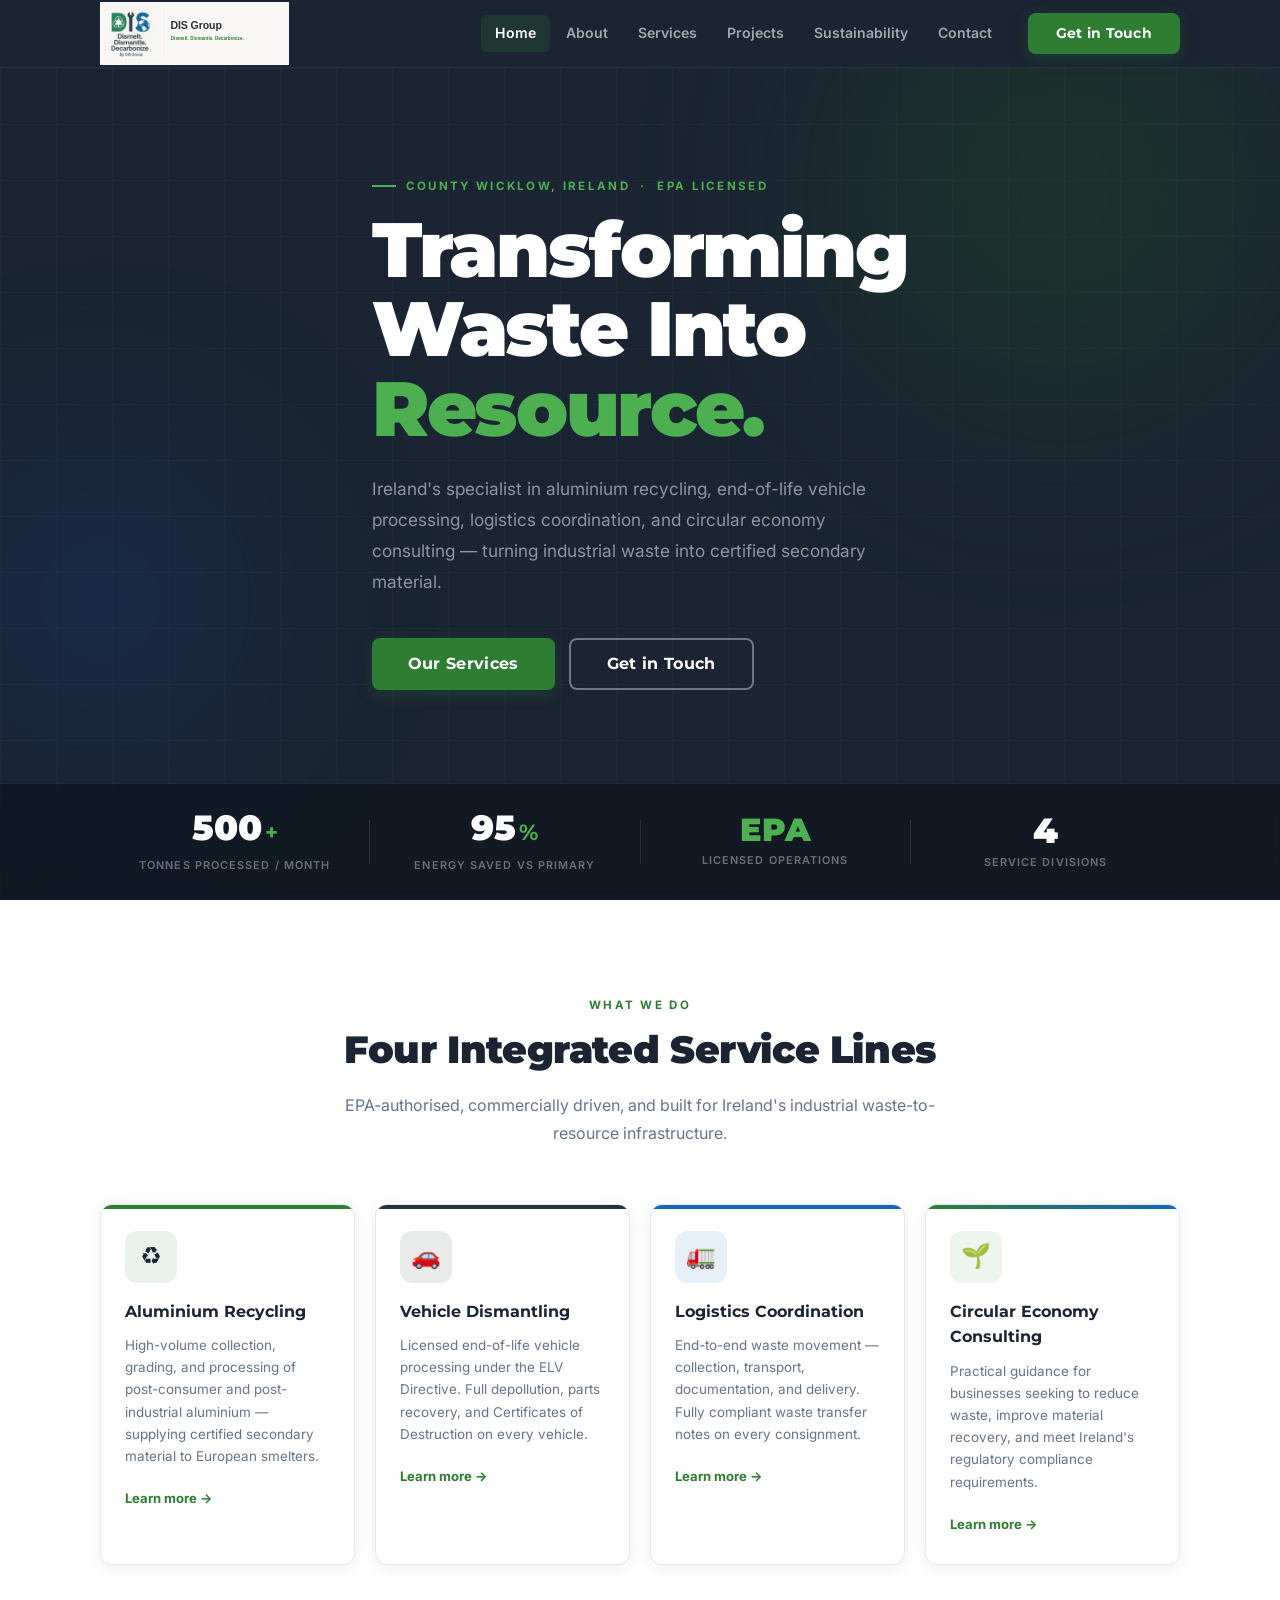
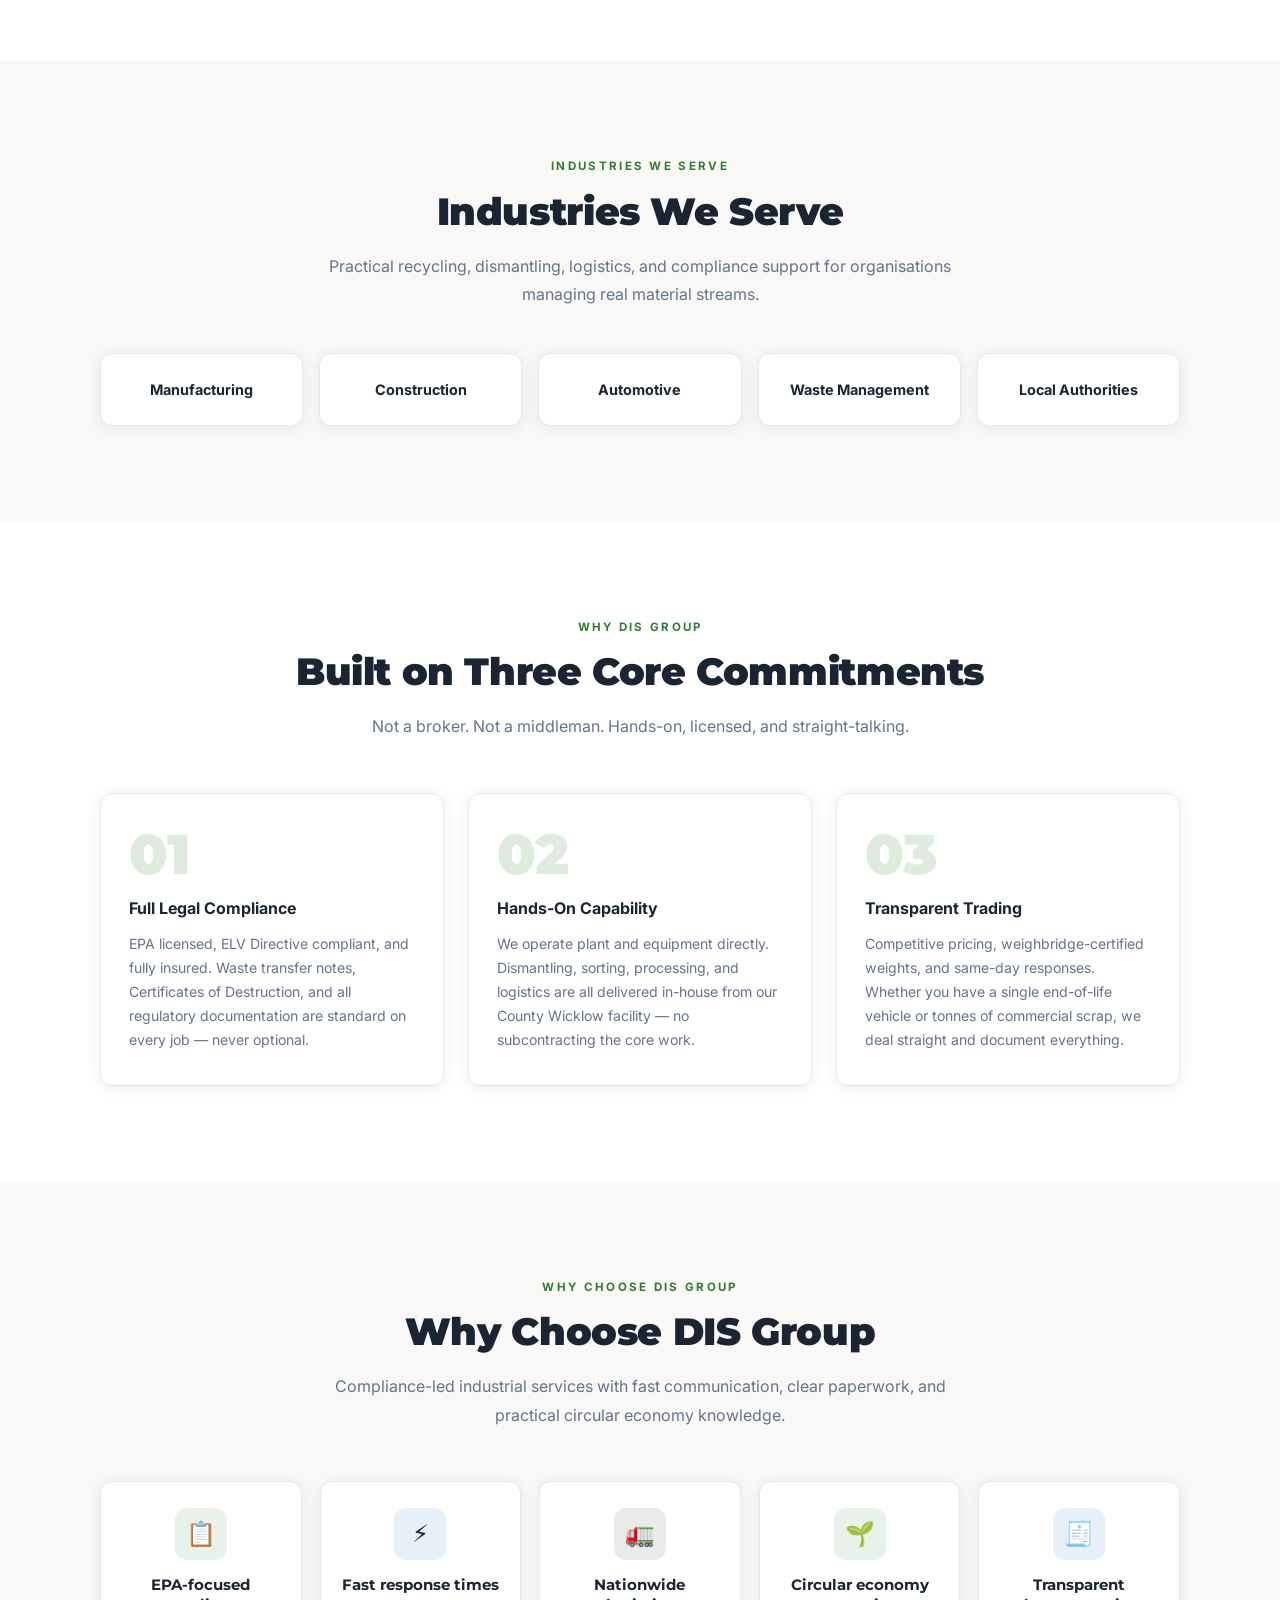
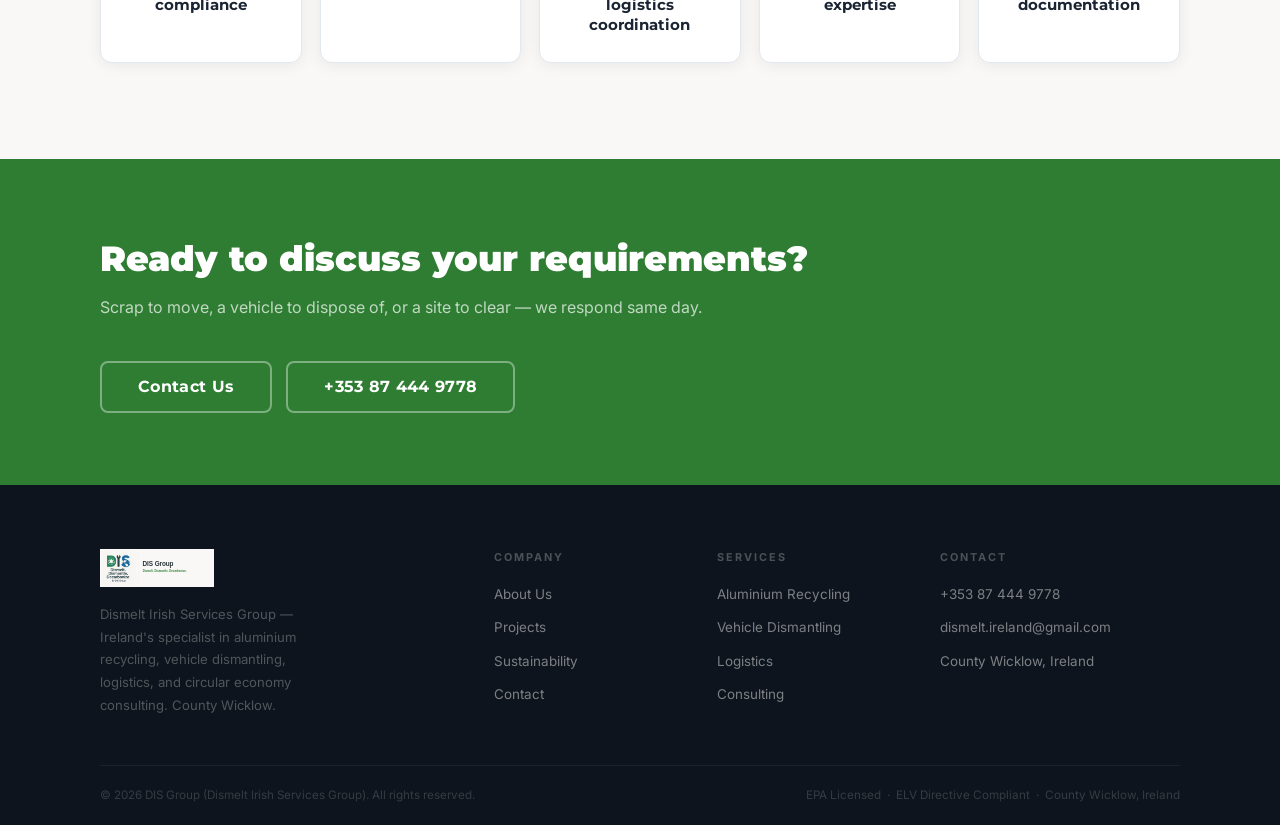
<file: index.html>
<!DOCTYPE html>
<html lang="en">
<head>
<meta charset="UTF-8"/>
<meta name="viewport" content="width=device-width,initial-scale=1"/>
<meta name="description" content="DIS Group — Ireland's specialist in aluminium recycling, vehicle dismantling, logistics coordination, and circular economy consulting. County Wicklow."/>
<title>DIS Group — Dismelt. Dismantle. Decarbonize.</title>
<link rel="preconnect" href="https://fonts.googleapis.com"/>
<link rel="preconnect" href="https://fonts.gstatic.com" crossorigin/>
<link href="https://fonts.googleapis.com/css2?family=Inter:wght@400;500;600;700;800&family=Montserrat:wght@700;800;900&display=swap" rel="stylesheet"/>
<link rel="stylesheet" href="style.css"/>
</head>
<body>

<!-- ═══ NAV ═══ -->
<nav class="nav" id="nav">
  <div class="container nav-inner">
    <a href="index.html" class="nav-logo">
      <img src="assets/DIS_Logo_Horizontal_NEW.svg" alt="DIS Group">
    </a>
    <div class="nav-links">
      <a href="index.html" class="active">Home</a>
      <a href="about.html">About</a>
      <a href="services.html">Services</a>
      <a href="projects.html">Projects</a>
      <a href="sustainability.html">Sustainability</a>
      <a href="contact.html">Contact</a>
    </div>
    <a href="contact.html" class="btn btn-primary nav-cta">Get in Touch</a>
    <button class="nav-burger" id="burger" aria-expanded="false" aria-label="Open menu">
      <span></span><span></span><span></span>
    </button>
  </div>
  <div class="nav-mobile" id="mobile-menu">
    <a href="index.html" class="active">Home</a>
    <a href="about.html">About</a>
    <a href="services.html">Services</a>
    <a href="projects.html">Projects</a>
    <a href="sustainability.html">Sustainability</a>
    <a href="contact.html">Contact</a>
    <a href="contact.html" class="btn btn-primary">Get in Touch</a>
  </div>
</nav>

<!-- ═══ HERO ═══ -->
<section class="hero">
  <div class="hero-bg">
    <div class="hero-orb orb-1"></div>
    <div class="hero-orb orb-2"></div>
  </div>
  <div class="hero-body container">
    <p class="eyebrow eyebrow--lt">County Wicklow, Ireland &nbsp;·&nbsp; EPA Licensed</p>
    <h1 class="hero-tagline">
      Transforming<br/>Waste Into<br/><span>Resource.</span>
    </h1>
    <p class="hero-desc">
      Ireland's specialist in aluminium recycling, end-of-life vehicle processing,
      logistics coordination, and circular economy consulting — turning industrial
      waste into certified secondary material.
    </p>
    <div class="hero-actions">
      <a href="services.html" class="btn btn-primary btn-lg">Our Services</a>
      <a href="contact.html"  class="btn btn-ghost-white btn-lg">Get in Touch</a>
    </div>
  </div>
  <div class="hero-stats">
    <div class="container stats-row">
      <div class="stat">
        <div class="stat-value">
          <span class="stat-num" data-target="500">500</span>
          <span class="stat-sfx">+</span>
        </div>
        <div class="stat-label">Tonnes Processed / Month</div>
      </div>
      <div class="stat-sep"></div>
      <div class="stat">
        <div class="stat-value">
          <span class="stat-num" data-target="95">95</span>
          <span class="stat-sfx">%</span>
        </div>
        <div class="stat-label">Energy Saved vs Primary</div>
      </div>
      <div class="stat-sep"></div>
      <div class="stat">
        <div class="stat-value"><span class="stat-word">EPA</span></div>
        <div class="stat-label">Licensed Operations</div>
      </div>
      <div class="stat-sep"></div>
      <div class="stat">
        <div class="stat-value">
          <span class="stat-num" data-target="4">4</span>
        </div>
        <div class="stat-label">Service Divisions</div>
      </div>
    </div>
  </div>
</section>

<!-- ═══ SERVICES OVERVIEW ═══ -->
<section class="section">
  <div class="container">
    <div class="center">
      <p class="eyebrow eyebrow--ctr">What We Do</p>
      <h2 class="section-title">Four Integrated Service Lines</h2>
      <p class="section-sub">EPA-authorised, commercially driven, and built for Ireland's industrial waste-to-resource infrastructure.</p>
    </div>
    <div class="svc-grid">

      <div class="svc-card">
        <div class="svc-accent" style="background:var(--green)"></div>
        <div class="svc-ico" style="background:rgba(46,125,50,.1)">♻️</div>
        <h3>Aluminium Recycling</h3>
        <p>High-volume collection, grading, and processing of post-consumer and post-industrial aluminium — supplying certified secondary material to European smelters.</p>
        <a href="services.html#aluminium" class="svc-link">Learn more →</a>
      </div>

      <div class="svc-card">
        <div class="svc-accent" style="background:var(--dark)"></div>
        <div class="svc-ico" style="background:rgba(38,50,56,.1)">🚗</div>
        <h3>Vehicle Dismantling</h3>
        <p>Licensed end-of-life vehicle processing under the ELV Directive. Full depollution, parts recovery, and Certificates of Destruction on every vehicle.</p>
        <a href="services.html#vehicles" class="svc-link">Learn more →</a>
      </div>

      <div class="svc-card">
        <div class="svc-accent" style="background:var(--blue)"></div>
        <div class="svc-ico" style="background:rgba(21,101,192,.1)">🚛</div>
        <h3>Logistics Coordination</h3>
        <p>End-to-end waste movement — collection, transport, documentation, and delivery. Fully compliant waste transfer notes on every consignment.</p>
        <a href="services.html#logistics" class="svc-link">Learn more →</a>
      </div>

      <div class="svc-card">
        <div class="svc-accent" style="background:linear-gradient(90deg,var(--green),var(--blue))"></div>
        <div class="svc-ico" style="background:rgba(46,125,50,.08)">🌱</div>
        <h3>Circular Economy Consulting</h3>
        <p>Practical guidance for businesses seeking to reduce waste, improve material recovery, and meet Ireland's regulatory compliance requirements.</p>
        <a href="services.html#consulting" class="svc-link">Learn more →</a>
      </div>

    </div>
  </div>
</section>

<!-- ═══ INDUSTRIES ═══ -->
<section class="section" style="background:var(--off)">
  <div class="container">
    <div class="center">
      <p class="eyebrow eyebrow--ctr">Industries We Serve</p>
      <h2 class="section-title">Industries We Serve</h2>
      <p class="section-sub">Practical recycling, dismantling, logistics, and compliance support for organisations managing real material streams.</p>
    </div>
    <div class="industries-grid">
      <div class="industry-card">Manufacturing</div>
      <div class="industry-card">Construction</div>
      <div class="industry-card">Automotive</div>
      <div class="industry-card">Waste Management</div>
      <div class="industry-card">Local Authorities</div>
    </div>
  </div>
</section>

<!-- ═══ WHY DIS GROUP ═══ -->
<section class="section">
  <div class="container">
    <div class="center">
      <p class="eyebrow eyebrow--ctr">Why DIS Group</p>
      <h2 class="section-title">Built on Three Core Commitments</h2>
      <p class="section-sub">Not a broker. Not a middleman. Hands-on, licensed, and straight-talking.</p>
    </div>
    <div class="why-grid">

      <div class="why-card">
        <div class="why-num">01</div>
        <div class="why-title">Full Legal Compliance</div>
        <p class="why-text">EPA licensed, ELV Directive compliant, and fully insured. Waste transfer notes, Certificates of Destruction, and all regulatory documentation are standard on every job — never optional.</p>
      </div>

      <div class="why-card">
        <div class="why-num">02</div>
        <div class="why-title">Hands-On Capability</div>
        <p class="why-text">We operate plant and equipment directly. Dismantling, sorting, processing, and logistics are all delivered in-house from our County Wicklow facility — no subcontracting the core work.</p>
      </div>

      <div class="why-card">
        <div class="why-num">03</div>
        <div class="why-title">Transparent Trading</div>
        <p class="why-text">Competitive pricing, weighbridge-certified weights, and same-day responses. Whether you have a single end-of-life vehicle or tonnes of commercial scrap, we deal straight and document everything.</p>
      </div>

    </div>
  </div>
</section>

<!-- ═══ WHY CHOOSE DIS GROUP ═══ -->
<section class="section" style="background:var(--off)">
  <div class="container">
    <div class="center">
      <p class="eyebrow eyebrow--ctr">Why Choose DIS Group</p>
      <h2 class="section-title">Why Choose DIS Group</h2>
      <p class="section-sub">Compliance-led industrial services with fast communication, clear paperwork, and practical circular economy knowledge.</p>
    </div>
    <div class="choose-grid">

      <div class="choose-card">
        <div class="choose-ico" style="background:rgba(46,125,50,.1)">📋</div>
        <h3>EPA-focused compliance</h3>
      </div>

      <div class="choose-card">
        <div class="choose-ico" style="background:rgba(21,101,192,.1)">⚡</div>
        <h3>Fast response times</h3>
      </div>

      <div class="choose-card">
        <div class="choose-ico" style="background:rgba(38,50,56,.1)">🚛</div>
        <h3>Nationwide logistics coordination</h3>
      </div>

      <div class="choose-card">
        <div class="choose-ico" style="background:rgba(46,125,50,.1)">🌱</div>
        <h3>Circular economy expertise</h3>
      </div>

      <div class="choose-card">
        <div class="choose-ico" style="background:rgba(21,101,192,.1)">🧾</div>
        <h3>Transparent documentation</h3>
      </div>

    </div>
  </div>
</section>

<!-- ═══ CTA BAND ═══ -->
<div class="cta-band">
  <div class="container">
    <div class="cta-inner">
      <div class="cta-text">
        <h2>Ready to discuss your requirements?</h2>
        <p>Scrap to move, a vehicle to dispose of, or a site to clear — we respond same day.</p>
      </div>
      <div class="cta-buttons">
        <a href="contact.html"     class="btn btn-ghost-white btn-lg">Contact Us</a>
        <a href="tel:+353874449778"   class="btn btn-ghost-white btn-lg">+353 87 444 9778</a>
      </div>
    </div>
  </div>
</div>

<!-- ═══ FOOTER ═══ -->
<footer class="footer">
  <div class="container">
    <div class="footer-grid">
      <div class="footer-brand">
        <img src="assets/DIS_Logo_Horizontal_NEW.svg" alt="DIS Group"/>
        <p>Dismelt Irish Services Group — Ireland's specialist in aluminium recycling, vehicle dismantling, logistics, and circular economy consulting. County Wicklow.</p>
      </div>
      <div>
        <p class="footer-col-title">Company</p>
        <div class="footer-links">
          <a href="about.html">About Us</a>
          <a href="projects.html">Projects</a>
          <a href="sustainability.html">Sustainability</a>
          <a href="contact.html">Contact</a>
        </div>
      </div>
      <div>
        <p class="footer-col-title">Services</p>
        <div class="footer-links">
          <a href="services.html#aluminium">Aluminium Recycling</a>
          <a href="services.html#vehicles">Vehicle Dismantling</a>
          <a href="services.html#logistics">Logistics</a>
          <a href="services.html#consulting">Consulting</a>
        </div>
      </div>
      <div>
        <p class="footer-col-title">Contact</p>
        <div class="footer-links">
          <a href="tel:+353874449778">+353 87 444 9778</a>
          <a href="mailto:dismelt.ireland@gmail.com">dismelt.ireland@gmail.com</a>
          <address>County Wicklow, Ireland</address>
        </div>
      </div>
    </div>
    <div class="footer-bottom">
      <p>© 2026 DIS Group (Dismelt Irish Services Group). All rights reserved.</p>
      <p>EPA Licensed &nbsp;·&nbsp; ELV Directive Compliant &nbsp;·&nbsp; County Wicklow, Ireland</p>
    </div>
  </div>
</footer>

<script src="script.js"></script>
</body>
</html>
</file>
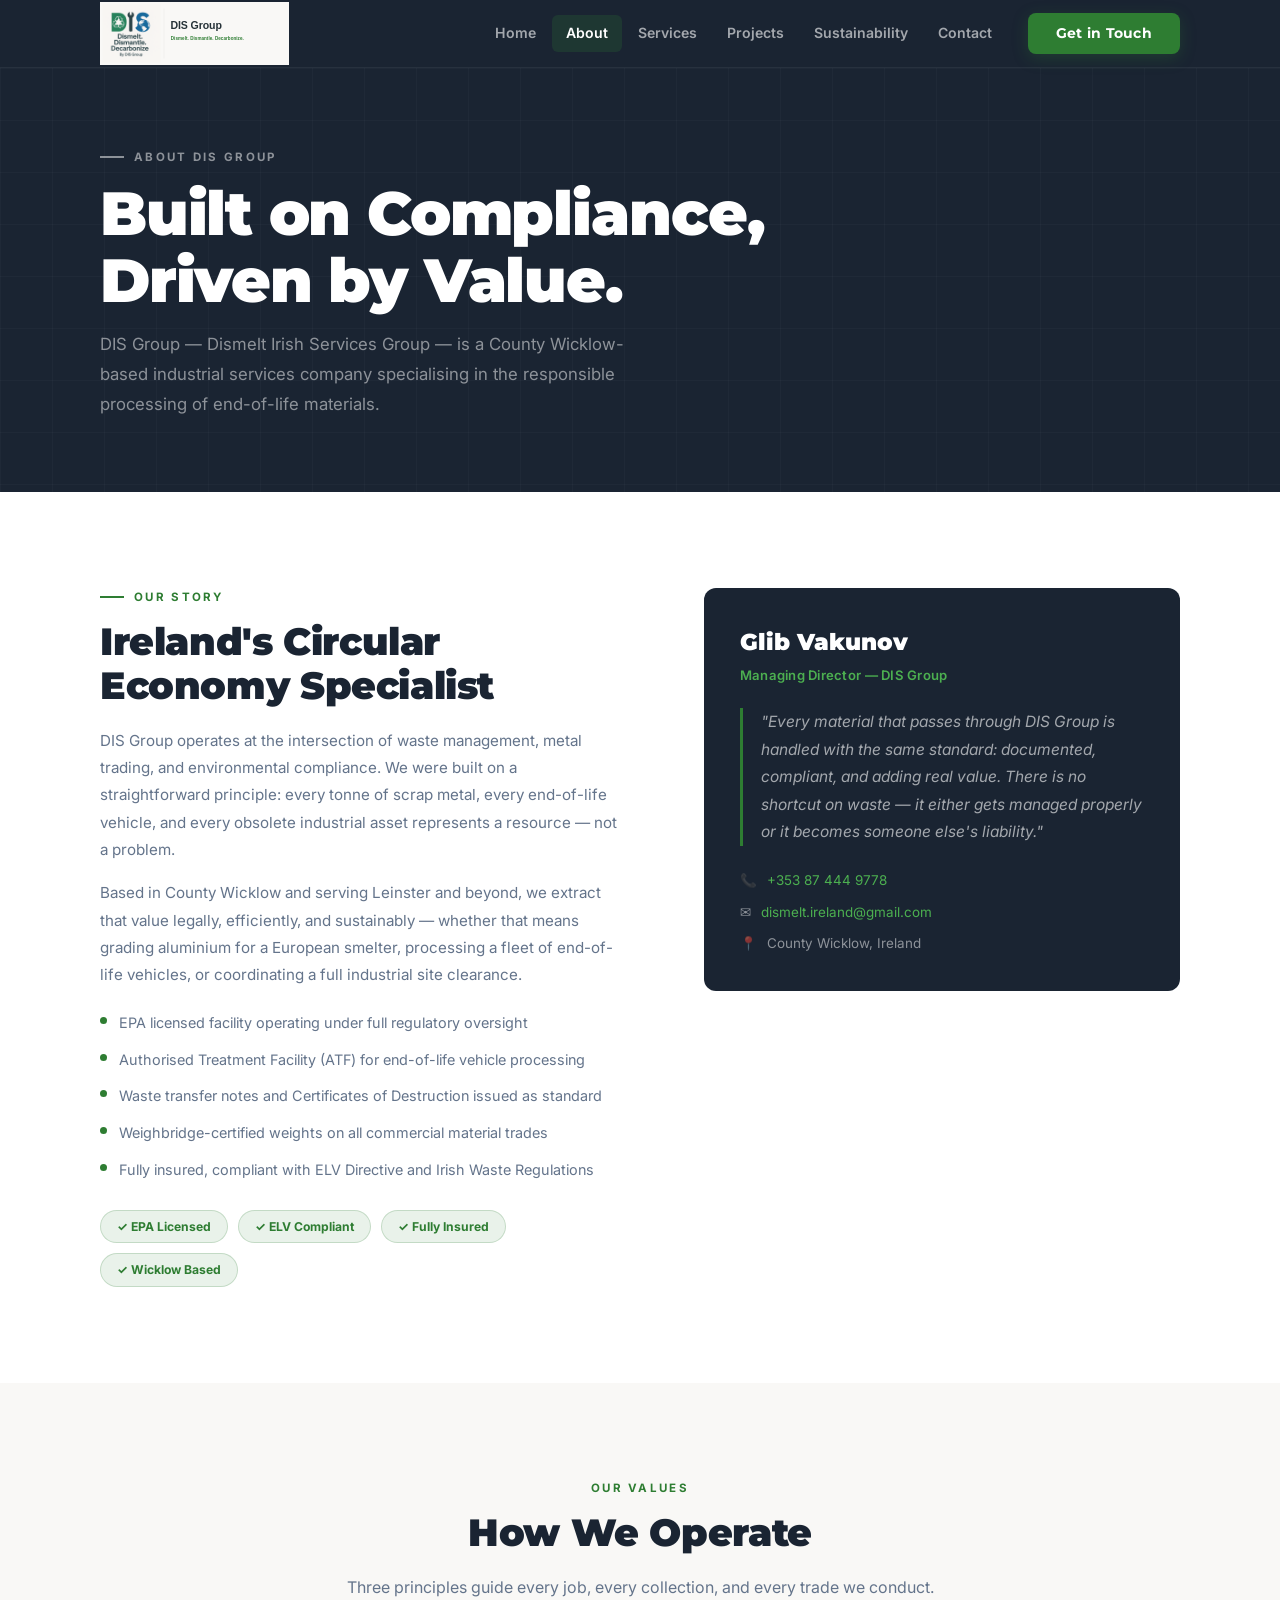
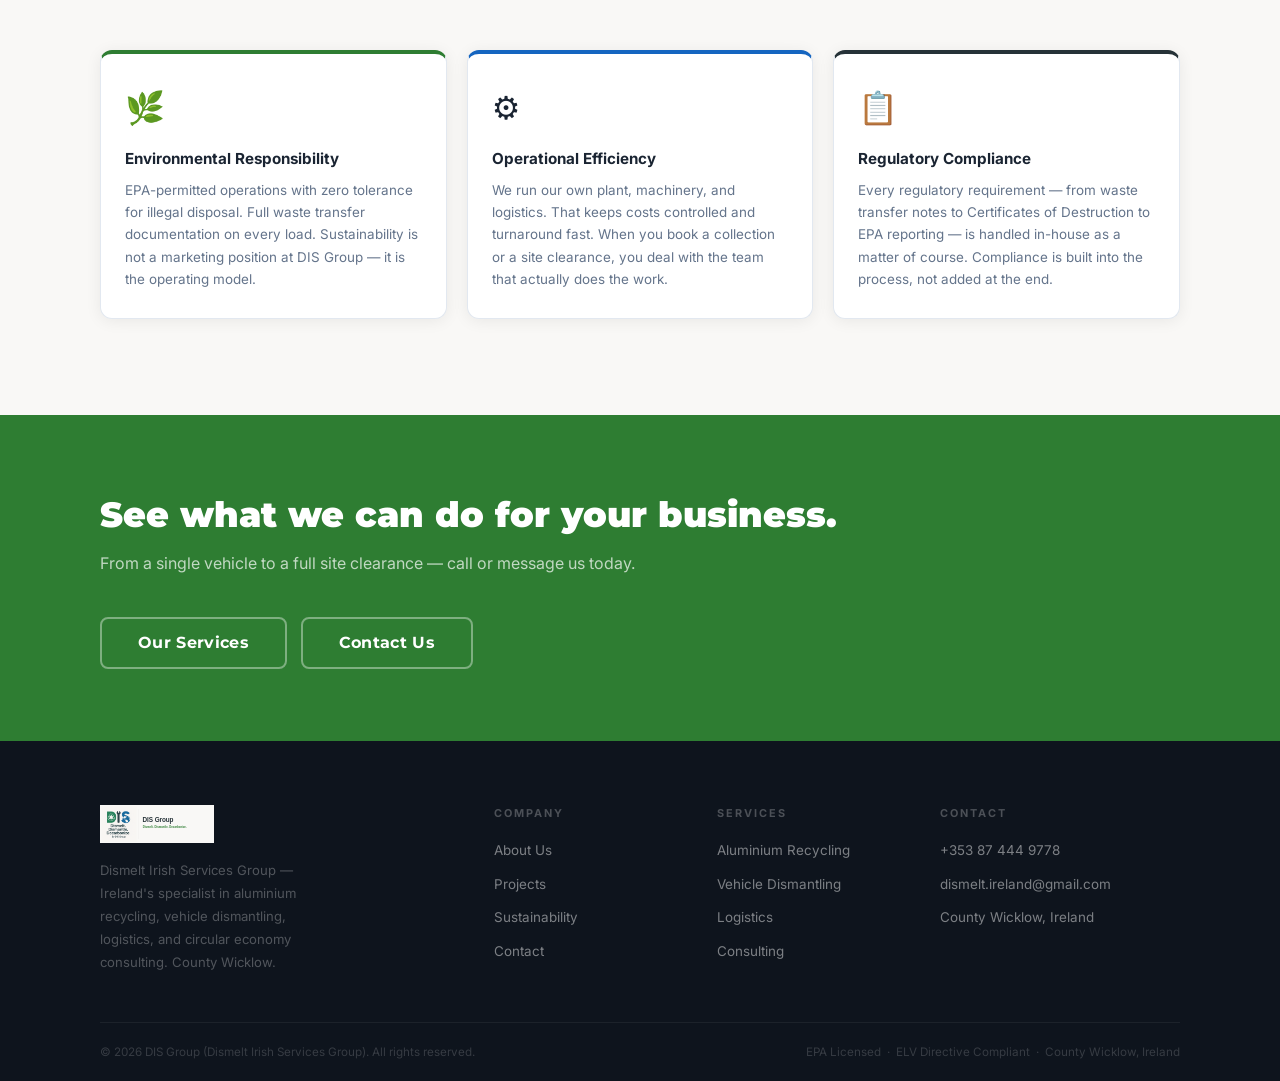
<file: about.html>
<!DOCTYPE html>
<html lang="en">
<head>
<meta charset="UTF-8"/>
<meta name="viewport" content="width=device-width,initial-scale=1"/>
<meta name="description" content="About DIS Group — Dismelt Irish Services Group. Founded by Glib Vakunov. EPA licensed industrial services in County Wicklow, Ireland."/>
<title>About — DIS Group</title>
<link rel="preconnect" href="https://fonts.googleapis.com"/>
<link rel="preconnect" href="https://fonts.gstatic.com" crossorigin/>
<link href="https://fonts.googleapis.com/css2?family=Inter:wght@400;500;600;700;800&family=Montserrat:wght@700;800;900&display=swap" rel="stylesheet"/>
<link rel="stylesheet" href="style.css"/>
</head>
<body>

<!-- ═══ NAV ═══ -->
<nav class="nav" id="nav">
  <div class="container nav-inner">
    <a href="index.html" class="nav-logo">
      <img src="assets/DIS_Logo_Horizontal_NEW.svg" alt="DIS Group">
    </a>
    <div class="nav-links">
      <a href="index.html">Home</a>
      <a href="about.html" class="active">About</a>
      <a href="services.html">Services</a>
      <a href="projects.html">Projects</a>
      <a href="sustainability.html">Sustainability</a>
      <a href="contact.html">Contact</a>
    </div>
    <a href="contact.html" class="btn btn-primary nav-cta">Get in Touch</a>
    <button class="nav-burger" id="burger" aria-expanded="false" aria-label="Open menu">
      <span></span><span></span><span></span>
    </button>
  </div>
  <div class="nav-mobile" id="mobile-menu">
    <a href="index.html">Home</a>
    <a href="about.html" class="active">About</a>
    <a href="services.html">Services</a>
    <a href="projects.html">Projects</a>
    <a href="sustainability.html">Sustainability</a>
    <a href="contact.html">Contact</a>
    <a href="contact.html" class="btn btn-primary">Get in Touch</a>
  </div>
</nav>

<!-- ═══ PAGE HERO ═══ -->
<div class="page-hero">
  <div class="container page-hero-inner">
    <p class="eyebrow eyebrow--lt eyebrow--white">About DIS Group</p>
    <h1 class="page-hero-title">Built on Compliance,<br/>Driven by Value.</h1>
    <p class="page-hero-sub">DIS Group — Dismelt Irish Services Group — is a County Wicklow-based industrial services company specialising in the responsible processing of end-of-life materials.</p>
  </div>
</div>

<!-- ═══ COMPANY STORY ═══ -->
<section class="section">
  <div class="container">
    <div class="about-two-col">

      <div>
        <p class="eyebrow">Our Story</p>
        <h2 class="section-title">Ireland's Circular<br/>Economy Specialist</h2>
        <p class="body-text">
          DIS Group operates at the intersection of waste management, metal trading, and environmental compliance. We were built on a straightforward principle: every tonne of scrap metal, every end-of-life vehicle, and every obsolete industrial asset represents a resource — not a problem.
        </p>
        <p class="body-text">
          Based in County Wicklow and serving Leinster and beyond, we extract that value legally, efficiently, and sustainably — whether that means grading aluminium for a European smelter, processing a fleet of end-of-life vehicles, or coordinating a full industrial site clearance.
        </p>
        <ul class="check-list">
          <li>EPA licensed facility operating under full regulatory oversight</li>
          <li>Authorised Treatment Facility (ATF) for end-of-life vehicle processing</li>
          <li>Waste transfer notes and Certificates of Destruction issued as standard</li>
          <li>Weighbridge-certified weights on all commercial material trades</li>
          <li>Fully insured, compliant with ELV Directive and Irish Waste Regulations</li>
        </ul>
        <div class="badge-row">
          <span class="badge">✓ EPA Licensed</span>
          <span class="badge">✓ ELV Compliant</span>
          <span class="badge">✓ Fully Insured</span>
          <span class="badge">✓ Wicklow Based</span>
        </div>
      </div>

      <div>
        <div class="founder-card">
          <div class="founder-name">Glib Vakunov</div>
          <div class="founder-role">Managing Director — DIS Group</div>
          <p class="founder-quote">
            "Every material that passes through DIS Group is handled with the same standard: documented, compliant, and adding real value. There is no shortcut on waste — it either gets managed properly or it becomes someone else's liability."
          </p>
          <div class="founder-contacts">
            <div class="founder-contact">
              <span>📞</span>
              <a href="tel:+353874449778">+353 87 444 9778</a>
            </div>
            <div class="founder-contact">
              <span>✉</span>
              <a href="mailto:dismelt.ireland@gmail.com">dismelt.ireland@gmail.com</a>
            </div>
            <div class="founder-contact">
              <span>📍</span>
              <span>County Wicklow, Ireland</span>
            </div>
          </div>
        </div>
      </div>

    </div>
  </div>
</section>

<!-- ═══ VALUES ═══ -->
<section class="section" style="background:var(--off)">
  <div class="container">
    <div class="center">
      <p class="eyebrow eyebrow--ctr">Our Values</p>
      <h2 class="section-title">How We Operate</h2>
      <p class="section-sub">Three principles guide every job, every collection, and every trade we conduct.</p>
    </div>
    <div class="values-grid">

      <div class="value-card" style="border-top-color:var(--green)">
        <div class="value-ico">🌿</div>
        <div class="value-title">Environmental Responsibility</div>
        <p class="value-text">EPA-permitted operations with zero tolerance for illegal disposal. Full waste transfer documentation on every load. Sustainability is not a marketing position at DIS Group — it is the operating model.</p>
      </div>

      <div class="value-card" style="border-top-color:var(--blue)">
        <div class="value-ico">⚙️</div>
        <div class="value-title">Operational Efficiency</div>
        <p class="value-text">We run our own plant, machinery, and logistics. That keeps costs controlled and turnaround fast. When you book a collection or a site clearance, you deal with the team that actually does the work.</p>
      </div>

      <div class="value-card" style="border-top-color:var(--dark)">
        <div class="value-ico">📋</div>
        <div class="value-title">Regulatory Compliance</div>
        <p class="value-text">Every regulatory requirement — from waste transfer notes to Certificates of Destruction to EPA reporting — is handled in-house as a matter of course. Compliance is built into the process, not added at the end.</p>
      </div>

    </div>
  </div>
</section>

<!-- ═══ CTA ═══ -->
<div class="cta-band">
  <div class="container">
    <div class="cta-inner">
      <div class="cta-text">
        <h2>See what we can do for your business.</h2>
        <p>From a single vehicle to a full site clearance — call or message us today.</p>
      </div>
      <div class="cta-buttons">
        <a href="services.html"  class="btn btn-ghost-white btn-lg">Our Services</a>
        <a href="contact.html"   class="btn btn-ghost-white btn-lg">Contact Us</a>
      </div>
    </div>
  </div>
</div>

<!-- ═══ FOOTER ═══ -->
<footer class="footer">
  <div class="container">
    <div class="footer-grid">
      <div class="footer-brand">
        <img src="assets/DIS_Logo_Horizontal_NEW.svg" alt="DIS Group"/>
        <p>Dismelt Irish Services Group — Ireland's specialist in aluminium recycling, vehicle dismantling, logistics, and circular economy consulting. County Wicklow.</p>
      </div>
      <div>
        <p class="footer-col-title">Company</p>
        <div class="footer-links">
          <a href="about.html">About Us</a>
          <a href="projects.html">Projects</a>
          <a href="sustainability.html">Sustainability</a>
          <a href="contact.html">Contact</a>
        </div>
      </div>
      <div>
        <p class="footer-col-title">Services</p>
        <div class="footer-links">
          <a href="services.html#aluminium">Aluminium Recycling</a>
          <a href="services.html#vehicles">Vehicle Dismantling</a>
          <a href="services.html#logistics">Logistics</a>
          <a href="services.html#consulting">Consulting</a>
        </div>
      </div>
      <div>
        <p class="footer-col-title">Contact</p>
        <div class="footer-links">
          <a href="tel:+353874449778">+353 87 444 9778</a>
          <a href="mailto:dismelt.ireland@gmail.com">dismelt.ireland@gmail.com</a>
          <address>County Wicklow, Ireland</address>
        </div>
      </div>
    </div>
    <div class="footer-bottom">
      <p>© 2026 DIS Group (Dismelt Irish Services Group). All rights reserved.</p>
      <p>EPA Licensed &nbsp;·&nbsp; ELV Directive Compliant &nbsp;·&nbsp; County Wicklow, Ireland</p>
    </div>
  </div>
</footer>

<script src="script.js"></script>
</body>
</html>
</file>
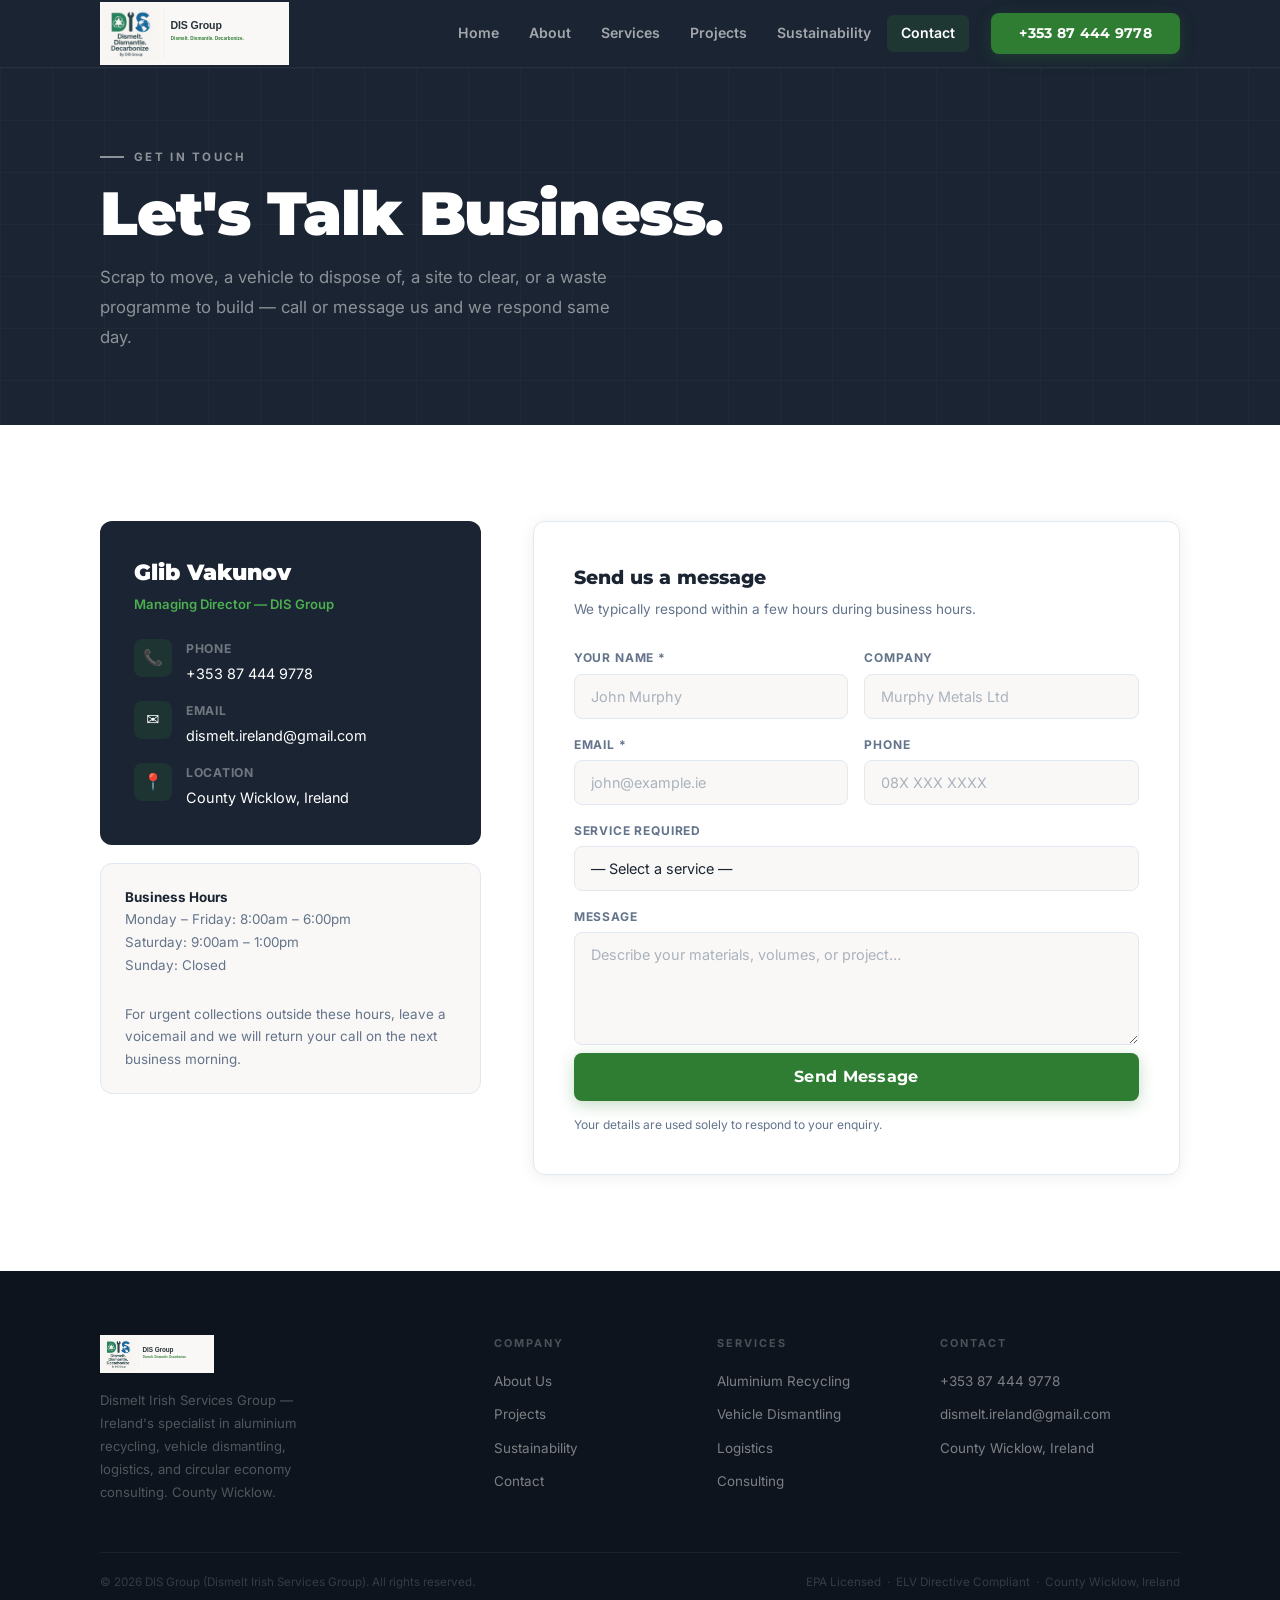
<file: contact.html>
<!DOCTYPE html>
<html lang="en">
<head>
<meta charset="UTF-8"/>
<meta name="viewport" content="width=device-width,initial-scale=1"/>
<meta name="description" content="Contact DIS Group — Glib Vakunov, Managing Director. +353 87 444 9778 · dismelt.ireland@gmail.com · County Wicklow, Ireland."/>
<title>Contact — DIS Group</title>
<link rel="preconnect" href="https://fonts.googleapis.com"/>
<link rel="preconnect" href="https://fonts.gstatic.com" crossorigin/>
<link href="https://fonts.googleapis.com/css2?family=Inter:wght@400;500;600;700;800&family=Montserrat:wght@700;800;900&display=swap" rel="stylesheet"/>
<link rel="stylesheet" href="style.css"/>
</head>
<body>

<!-- ═══ NAV ═══ -->
<nav class="nav" id="nav">
  <div class="container nav-inner">
    <a href="index.html" class="nav-logo">
      <img src="assets/DIS_Logo_Horizontal_NEW.svg" alt="DIS Group">
    </a>
    <div class="nav-links">
      <a href="index.html">Home</a>
      <a href="about.html">About</a>
      <a href="services.html">Services</a>
      <a href="projects.html">Projects</a>
      <a href="sustainability.html">Sustainability</a>
      <a href="contact.html" class="active">Contact</a>
    </div>
    <a href="tel:+353874449778" class="btn btn-primary nav-cta">+353 87 444 9778</a>
    <button class="nav-burger" id="burger" aria-expanded="false" aria-label="Open menu">
      <span></span><span></span><span></span>
    </button>
  </div>
  <div class="nav-mobile" id="mobile-menu">
    <a href="index.html">Home</a>
    <a href="about.html">About</a>
    <a href="services.html">Services</a>
    <a href="projects.html">Projects</a>
    <a href="sustainability.html">Sustainability</a>
    <a href="contact.html" class="active">Contact</a>
    <a href="tel:+353874449778" class="btn btn-primary">+353 87 444 9778</a>
  </div>
</nav>

<!-- ═══ PAGE HERO ═══ -->
<div class="page-hero">
  <div class="container page-hero-inner">
    <p class="eyebrow eyebrow--lt eyebrow--white">Get in Touch</p>
    <h1 class="page-hero-title">Let's Talk Business.</h1>
    <p class="page-hero-sub">Scrap to move, a vehicle to dispose of, a site to clear, or a waste programme to build — call or message us and we respond same day.</p>
  </div>
</div>

<!-- ═══ CONTACT ═══ -->
<section class="section">
  <div class="container">
    <div class="contact-grid">

      <!-- Left: Contact info -->
      <div>
        <div class="contact-person">
          <div class="cp-name">Glib Vakunov</div>
          <div class="cp-role">Managing Director — DIS Group</div>
          <div class="cp-details">

            <div class="cp-item">
              <div class="cp-ico">📞</div>
              <div>
                <strong>Phone</strong>
                <a href="tel:+353874449778">+353 87 444 9778</a>
              </div>
            </div>

            <div class="cp-item">
              <div class="cp-ico">✉</div>
              <div>
                <strong>Email</strong>
                <a href="mailto:dismelt.ireland@gmail.com">dismelt.ireland@gmail.com</a>
              </div>
            </div>

            <div class="cp-item">
              <div class="cp-ico">📍</div>
              <div>
                <strong>Location</strong>
                <span>County Wicklow, Ireland</span>
              </div>
            </div>

          </div>
        </div>

        <div class="contact-hours">
          <p><strong>Business Hours</strong><br/>
          Monday – Friday: 8:00am – 6:00pm<br/>
          Saturday: 9:00am – 1:00pm<br/>
          Sunday: Closed</p>
          <br/>
          <p>For urgent collections outside these hours, leave a voicemail and we will return your call on the next business morning.</p>
        </div>
      </div>

      <!-- Right: Form -->
      <div class="contact-form-wrap">
        <div class="form-title">Send us a message</div>
        <p class="form-sub">We typically respond within a few hours during business hours.</p>

        <form id="contact-form" novalidate>
          <div class="form-row-2">
            <div class="form-group">
              <label for="f-name">Your Name *</label>
              <input type="text" id="f-name" name="name" placeholder="John Murphy" required/>
            </div>
            <div class="form-group">
              <label for="f-company">Company</label>
              <input type="text" id="f-company" name="company" placeholder="Murphy Metals Ltd"/>
            </div>
          </div>
          <div class="form-row-2">
            <div class="form-group">
              <label for="f-email">Email *</label>
              <input type="email" id="f-email" name="email" placeholder="john@example.ie" required/>
            </div>
            <div class="form-group">
              <label for="f-phone">Phone</label>
              <input type="tel" id="f-phone" name="phone" placeholder="08X XXX XXXX"/>
            </div>
          </div>
          <div class="form-group">
            <label for="f-service">Service Required</label>
            <select id="f-service" name="service">
              <option value="">— Select a service —</option>
              <option>Aluminium Recycling</option>
              <option>Vehicle Dismantling (ELV)</option>
              <option>Logistics Coordination</option>
              <option>Circular Economy Consulting</option>
              <option>General Enquiry</option>
            </select>
          </div>
          <div class="form-group">
            <label for="f-message">Message</label>
            <textarea id="f-message" name="message" rows="5"
              placeholder="Describe your materials, volumes, or project…"></textarea>
          </div>
          <button type="submit" class="btn btn-primary btn-full btn-lg" id="submit-btn"
            style="margin-top:8px">Send Message</button>
          <p class="form-note">Your details are used solely to respond to your enquiry.</p>
        </form>

        <div class="form-success" id="form-success">
          ✓ &nbsp;Message sent — we'll be in touch shortly.
        </div>
      </div>

    </div>
  </div>
</section>

<!-- ═══ FOOTER ═══ -->
<footer class="footer">
  <div class="container">
    <div class="footer-grid">
      <div class="footer-brand">
        <img src="assets/DIS_Logo_Horizontal_NEW.svg" alt="DIS Group"/>
        <p>Dismelt Irish Services Group — Ireland's specialist in aluminium recycling, vehicle dismantling, logistics, and circular economy consulting. County Wicklow.</p>
      </div>
      <div>
        <p class="footer-col-title">Company</p>
        <div class="footer-links">
          <a href="about.html">About Us</a>
          <a href="projects.html">Projects</a>
          <a href="sustainability.html">Sustainability</a>
          <a href="contact.html">Contact</a>
        </div>
      </div>
      <div>
        <p class="footer-col-title">Services</p>
        <div class="footer-links">
          <a href="services.html#aluminium">Aluminium Recycling</a>
          <a href="services.html#vehicles">Vehicle Dismantling</a>
          <a href="services.html#logistics">Logistics</a>
          <a href="services.html#consulting">Consulting</a>
        </div>
      </div>
      <div>
        <p class="footer-col-title">Contact</p>
        <div class="footer-links">
          <a href="tel:+353874449778">+353 87 444 9778</a>
          <a href="mailto:dismelt.ireland@gmail.com">dismelt.ireland@gmail.com</a>
          <address>County Wicklow, Ireland</address>
        </div>
      </div>
    </div>
    <div class="footer-bottom">
      <p>© 2026 DIS Group (Dismelt Irish Services Group). All rights reserved.</p>
      <p>EPA Licensed &nbsp;·&nbsp; ELV Directive Compliant &nbsp;·&nbsp; County Wicklow, Ireland</p>
    </div>
  </div>
</footer>

<script src="script.js"></script>
</body>
</html>
</file>
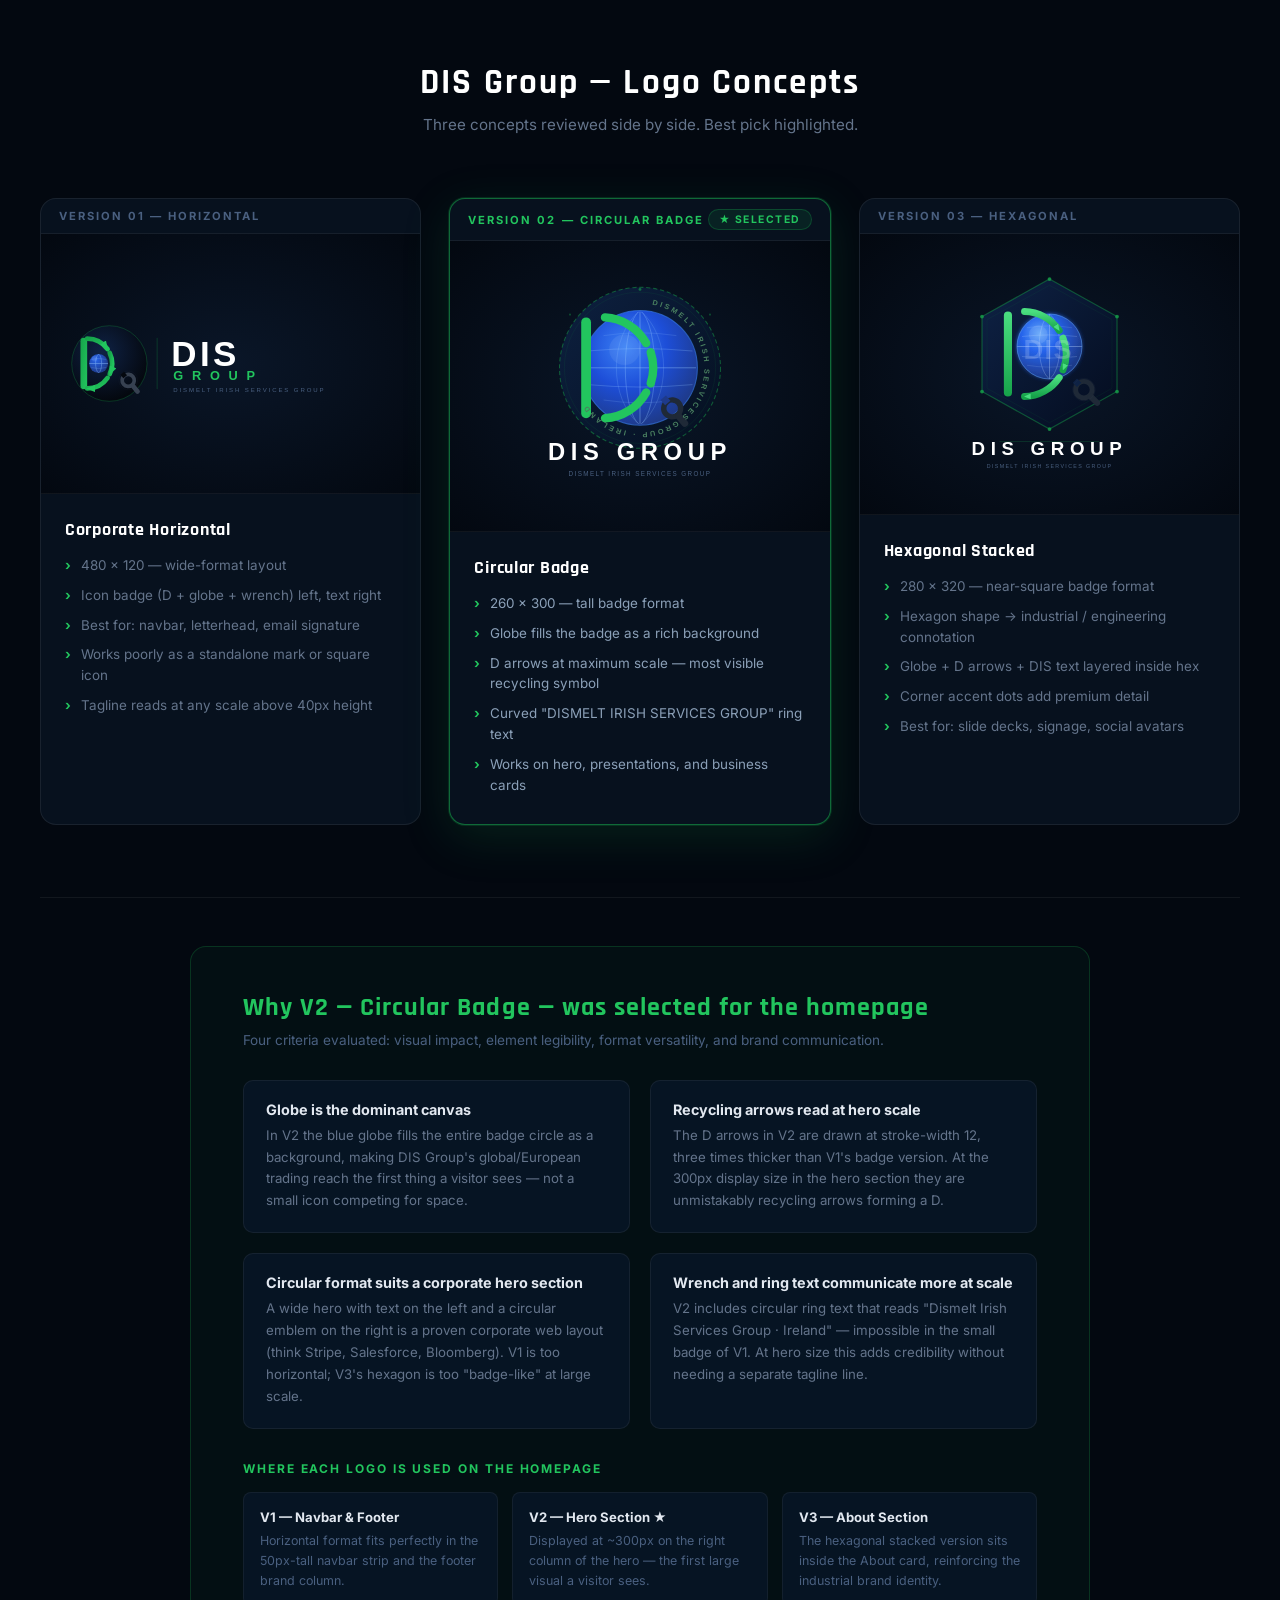
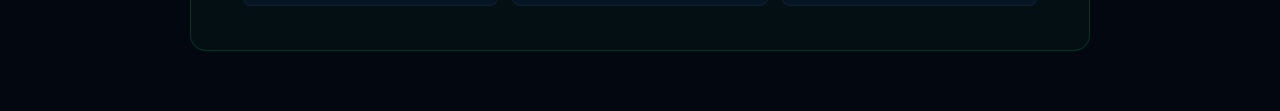
<file: logo_compare.html>
<!DOCTYPE html>
<html lang="en">
<head>
  <meta charset="UTF-8"/>
  <meta name="viewport" content="width=device-width, initial-scale=1.0"/>
  <title>DIS Group — Logo Concepts</title>
  <link href="https://fonts.googleapis.com/css2?family=Inter:wght@400;600;700;800&family=Rajdhani:wght@600;700&display=swap" rel="stylesheet"/>
  <style>
    *, *::before, *::after { box-sizing: border-box; margin: 0; padding: 0; }
    body {
      background: #030810;
      color: #e2e8f0;
      font-family: 'Inter', sans-serif;
      min-height: 100vh;
      padding: 60px 32px;
    }
    .page-header { text-align: center; margin-bottom: 64px; }
    .page-header h1 {
      font-family: 'Rajdhani', sans-serif;
      font-size: 2.2rem; font-weight: 700;
      letter-spacing: 0.06em; color: #fff;
      margin-bottom: 10px;
    }
    .page-header p { color: #64748b; font-size: 0.95rem; }

    .grid {
      display: grid;
      grid-template-columns: repeat(3, 1fr);
      gap: 28px;
      max-width: 1200px;
      margin: 0 auto 72px;
    }

    .card {
      background: #07111e;
      border: 1px solid rgba(255,255,255,0.07);
      border-radius: 16px;
      overflow: hidden;
      transition: transform 0.3s, border-color 0.3s;
    }
    .card:hover { transform: translateY(-6px); }
    .card.selected {
      border-color: rgba(22,163,74,0.6);
      box-shadow: 0 0 0 1px rgba(22,163,74,0.2), 0 12px 48px rgba(18,128,64,0.2);
    }

    .card-badge {
      padding: 10px 18px;
      font-size: 0.7rem; font-weight: 700;
      letter-spacing: 0.18em; text-transform: uppercase;
      border-bottom: 1px solid rgba(255,255,255,0.06);
      display: flex; align-items: center; justify-content: space-between;
      color: #4a6080;
    }
    .card.selected .card-badge { color: #22c55e; }
    .best-tag {
      background: rgba(22,163,74,0.12);
      border: 1px solid rgba(22,163,74,0.3);
      color: #22c55e; font-size: 0.65rem;
      font-weight: 700; letter-spacing: 0.14em;
      padding: 3px 10px; border-radius: 100px;
    }

    .logo-stage {
      padding: 40px 28px;
      display: flex; align-items: center; justify-content: center;
      min-height: 260px;
      background: radial-gradient(ellipse at center, #0a1628 0%, #030810 100%);
      border-bottom: 1px solid rgba(255,255,255,0.05);
    }
    .logo-stage img { max-width: 100%; max-height: 220px; width: auto; height: auto; }

    /* V1 is horizontal — show at full width with controlled height */
    .v1-stage img { max-width: 340px; max-height: 100px; }
    .v2-stage img { max-height: 210px; }
    .v3-stage img { max-height: 200px; }

    .card-body { padding: 24px 24px 28px; }
    .card-title {
      font-family: 'Rajdhani', sans-serif;
      font-size: 1.15rem; font-weight: 700;
      letter-spacing: 0.04em; margin-bottom: 14px;
      color: #fff;
    }
    .card-body ul { list-style: none; display: flex; flex-direction: column; gap: 9px; }
    .card-body li {
      font-size: 0.84rem; color: #64748b;
      display: flex; gap: 10px; align-items: flex-start;
      line-height: 1.55;
    }
    .card-body li::before {
      content: '›';
      color: #22c55e; font-weight: 700; flex-shrink: 0; margin-top: 0;
    }
    .card.selected .card-body li { color: #8ba0b8; }

    .divider { max-width: 1200px; margin: 0 auto 48px; border: none; border-top: 1px solid rgba(255,255,255,0.06); }

    /* Why selected section */
    .selection-box {
      max-width: 900px;
      margin: 0 auto;
      background: rgba(18,128,64,0.06);
      border: 1px solid rgba(22,163,74,0.25);
      border-radius: 16px;
      padding: 44px 52px;
    }
    .selection-box h2 {
      font-family: 'Rajdhani', sans-serif;
      font-size: 1.6rem; font-weight: 700;
      color: #22c55e; margin-bottom: 8px;
      letter-spacing: 0.04em;
    }
    .selection-box .sub { color: #4a6080; font-size: 0.85rem; margin-bottom: 32px; }
    .reason-grid { display: grid; grid-template-columns: 1fr 1fr; gap: 20px; margin-bottom: 32px; }
    .reason {
      background: rgba(9,23,43,0.7);
      border: 1px solid rgba(255,255,255,0.06);
      border-radius: 10px;
      padding: 20px 22px;
    }
    .reason h4 { font-size: 0.9rem; font-weight: 700; color: #e2e8f0; margin-bottom: 7px; }
    .reason p  { font-size: 0.83rem; color: #64748b; line-height: 1.65; }
    .placement-title {
      font-size: 0.75rem; font-weight: 700; letter-spacing: 0.16em;
      text-transform: uppercase; color: #22c55e; margin-bottom: 16px;
    }
    .placement-grid { display: grid; grid-template-columns: repeat(3, 1fr); gap: 14px; }
    .placement-item {
      background: rgba(9,23,43,0.7);
      border: 1px solid rgba(255,255,255,0.05);
      border-radius: 8px; padding: 16px 16px;
    }
    .placement-item strong { display: block; font-size: 0.82rem; color: #e2e8f0; margin-bottom: 4px; }
    .placement-item span  { font-size: 0.78rem; color: #4a6080; }

    @media (max-width: 900px) {
      .grid { grid-template-columns: 1fr; }
      .reason-grid, .placement-grid { grid-template-columns: 1fr; }
      .selection-box { padding: 28px 24px; }
    }
  </style>
</head>
<body>

<div class="page-header">
  <h1>DIS Group — Logo Concepts</h1>
  <p>Three concepts reviewed side by side. Best pick highlighted.</p>
</div>

<!-- LOGO GRID -->
<div class="grid">

  <!-- V1 -->
  <div class="card">
    <div class="card-badge">
      <span>Version 01 — Horizontal</span>
    </div>
    <div class="logo-stage v1-stage">
      <img src="logo_v1.svg" alt="Logo V1 Horizontal"/>
    </div>
    <div class="card-body">
      <div class="card-title">Corporate Horizontal</div>
      <ul>
        <li>480 × 120 — wide-format layout</li>
        <li>Icon badge (D + globe + wrench) left, text right</li>
        <li>Best for: navbar, letterhead, email signature</li>
        <li>Works poorly as a standalone mark or square icon</li>
        <li>Tagline reads at any scale above 40px height</li>
      </ul>
    </div>
  </div>

  <!-- V2 — SELECTED -->
  <div class="card selected">
    <div class="card-badge">
      <span>Version 02 — Circular Badge</span>
      <span class="best-tag">★ SELECTED</span>
    </div>
    <div class="logo-stage v2-stage">
      <img src="logo_v2.svg" alt="Logo V2 Circular Badge"/>
    </div>
    <div class="card-body">
      <div class="card-title">Circular Badge</div>
      <ul>
        <li>260 × 300 — tall badge format</li>
        <li>Globe fills the badge as a rich background</li>
        <li>D arrows at maximum scale — most visible recycling symbol</li>
        <li>Curved "DISMELT IRISH SERVICES GROUP" ring text</li>
        <li>Works on hero, presentations, and business cards</li>
      </ul>
    </div>
  </div>

  <!-- V3 -->
  <div class="card">
    <div class="card-badge">
      <span>Version 03 — Hexagonal</span>
    </div>
    <div class="logo-stage v3-stage">
      <img src="logo_v3.svg" alt="Logo V3 Hexagonal"/>
    </div>
    <div class="card-body">
      <div class="card-title">Hexagonal Stacked</div>
      <ul>
        <li>280 × 320 — near-square badge format</li>
        <li>Hexagon shape → industrial / engineering connotation</li>
        <li>Globe + D arrows + DIS text layered inside hex</li>
        <li>Corner accent dots add premium detail</li>
        <li>Best for: slide decks, signage, social avatars</li>
      </ul>
    </div>
  </div>

</div>

<hr class="divider"/>

<!-- WHY SELECTED -->
<div class="selection-box">
  <h2>Why V2 — Circular Badge — was selected for the homepage</h2>
  <p class="sub">Four criteria evaluated: visual impact, element legibility, format versatility, and brand communication.</p>

  <div class="reason-grid">
    <div class="reason">
      <h4>Globe is the dominant canvas</h4>
      <p>In V2 the blue globe fills the entire badge circle as a background, making DIS Group's global/European trading reach the first thing a visitor sees — not a small icon competing for space.</p>
    </div>
    <div class="reason">
      <h4>Recycling arrows read at hero scale</h4>
      <p>The D arrows in V2 are drawn at stroke-width 12, three times thicker than V1's badge version. At the 300px display size in the hero section they are unmistakably recycling arrows forming a D.</p>
    </div>
    <div class="reason">
      <h4>Circular format suits a corporate hero section</h4>
      <p>A wide hero with text on the left and a circular emblem on the right is a proven corporate web layout (think Stripe, Salesforce, Bloomberg). V1 is too horizontal; V3's hexagon is too "badge-like" at large scale.</p>
    </div>
    <div class="reason">
      <h4>Wrench and ring text communicate more at scale</h4>
      <p>V2 includes circular ring text that reads "Dismelt Irish Services Group · Ireland" — impossible in the small badge of V1. At hero size this adds credibility without needing a separate tagline line.</p>
    </div>
  </div>

  <div class="placement-title">Where each logo is used on the homepage</div>
  <div class="placement-grid">
    <div class="placement-item">
      <strong>V1 — Navbar &amp; Footer</strong>
      <span>Horizontal format fits perfectly in the 50px-tall navbar strip and the footer brand column.</span>
    </div>
    <div class="placement-item">
      <strong>V2 — Hero Section ★</strong>
      <span>Displayed at ~300px on the right column of the hero — the first large visual a visitor sees.</span>
    </div>
    <div class="placement-item">
      <strong>V3 — About Section</strong>
      <span>The hexagonal stacked version sits inside the About card, reinforcing the industrial brand identity.</span>
    </div>
  </div>
</div>

</body>
</html>
</file>
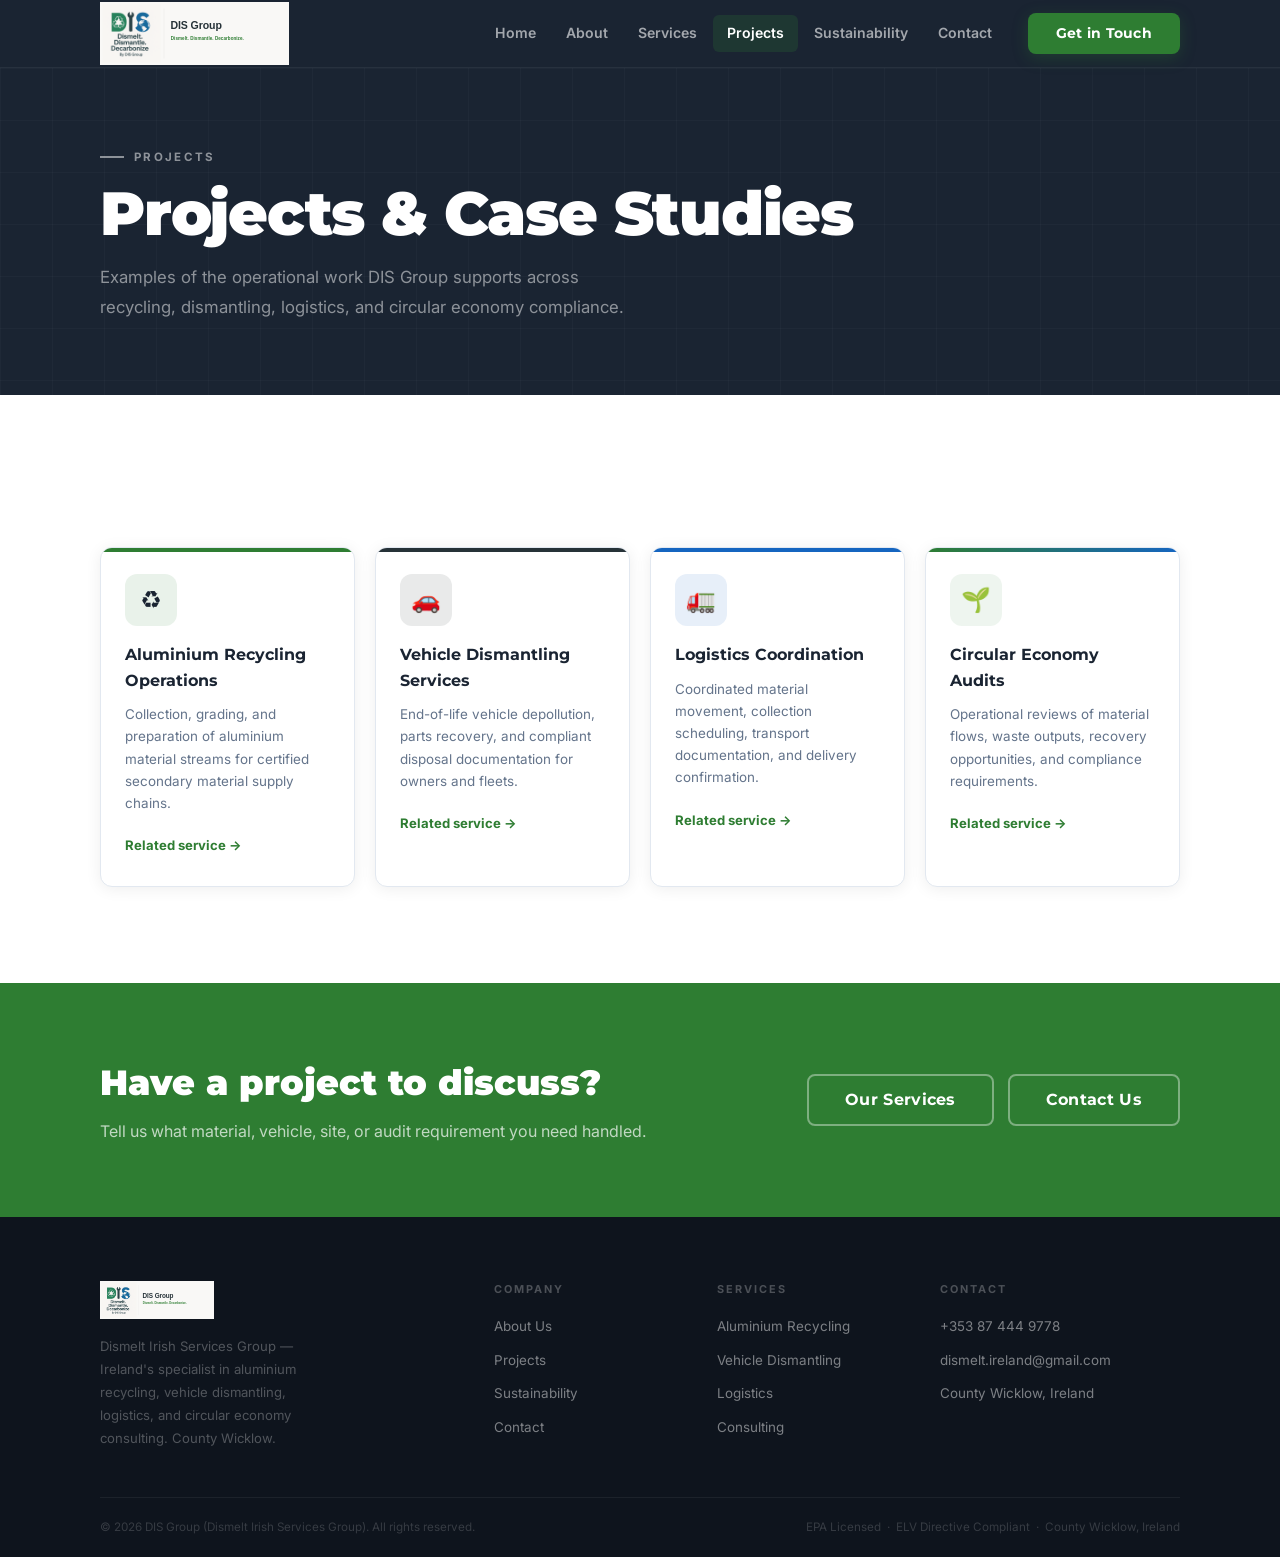
<file: projects.html>
<!DOCTYPE html>
<html lang="en">
<head>
<meta charset="UTF-8"/>
<meta name="viewport" content="width=device-width,initial-scale=1"/>
<meta name="description" content="DIS Group projects and case studies — aluminium recycling, vehicle dismantling, logistics coordination, and circular economy audits."/>
<title>Projects &amp; Case Studies — DIS Group</title>
<link rel="preconnect" href="https://fonts.googleapis.com"/>
<link rel="preconnect" href="https://fonts.gstatic.com" crossorigin/>
<link href="https://fonts.googleapis.com/css2?family=Inter:wght@400;500;600;700;800&family=Montserrat:wght@700;800;900&display=swap" rel="stylesheet"/>
<link rel="stylesheet" href="style.css"/>
</head>
<body>

<!-- ═══ NAV ═══ -->
<nav class="nav" id="nav">
  <div class="container nav-inner">
    <a href="index.html" class="nav-logo">
      <img src="assets/DIS_Logo_Horizontal_NEW.svg" alt="DIS Group">
    </a>
    <div class="nav-links">
      <a href="index.html">Home</a>
      <a href="about.html">About</a>
      <a href="services.html">Services</a>
      <a href="projects.html" class="active">Projects</a>
      <a href="sustainability.html">Sustainability</a>
      <a href="contact.html">Contact</a>
    </div>
    <a href="contact.html" class="btn btn-primary nav-cta">Get in Touch</a>
    <button class="nav-burger" id="burger" aria-expanded="false" aria-label="Open menu">
      <span></span><span></span><span></span>
    </button>
  </div>
  <div class="nav-mobile" id="mobile-menu">
    <a href="index.html">Home</a>
    <a href="about.html">About</a>
    <a href="services.html">Services</a>
    <a href="projects.html" class="active">Projects</a>
    <a href="sustainability.html">Sustainability</a>
    <a href="contact.html">Contact</a>
    <a href="contact.html" class="btn btn-primary">Get in Touch</a>
  </div>
</nav>

<!-- ═══ PAGE HERO ═══ -->
<div class="page-hero">
  <div class="container page-hero-inner">
    <p class="eyebrow eyebrow--lt eyebrow--white">Projects</p>
    <h1 class="page-hero-title">Projects &amp; Case Studies</h1>
    <p class="page-hero-sub">Examples of the operational work DIS Group supports across recycling, dismantling, logistics, and circular economy compliance.</p>
  </div>
</div>

<!-- ═══ PROJECT CARDS ═══ -->
<section class="section">
  <div class="container">
    <div class="svc-grid">

      <div class="svc-card">
        <div class="svc-accent" style="background:var(--green)"></div>
        <div class="svc-ico" style="background:rgba(46,125,50,.1)">♻️</div>
        <h3>Aluminium Recycling Operations</h3>
        <p>Collection, grading, and preparation of aluminium material streams for certified secondary material supply chains.</p>
        <a href="services.html#aluminium" class="svc-link">Related service →</a>
      </div>

      <div class="svc-card">
        <div class="svc-accent" style="background:var(--dark)"></div>
        <div class="svc-ico" style="background:rgba(38,50,56,.1)">🚗</div>
        <h3>Vehicle Dismantling Services</h3>
        <p>End-of-life vehicle depollution, parts recovery, and compliant disposal documentation for owners and fleets.</p>
        <a href="services.html#vehicles" class="svc-link">Related service →</a>
      </div>

      <div class="svc-card">
        <div class="svc-accent" style="background:var(--blue)"></div>
        <div class="svc-ico" style="background:rgba(21,101,192,.1)">🚛</div>
        <h3>Logistics Coordination</h3>
        <p>Coordinated material movement, collection scheduling, transport documentation, and delivery confirmation.</p>
        <a href="services.html#logistics" class="svc-link">Related service →</a>
      </div>

      <div class="svc-card">
        <div class="svc-accent" style="background:linear-gradient(90deg,var(--green),var(--blue))"></div>
        <div class="svc-ico" style="background:rgba(46,125,50,.08)">🌱</div>
        <h3>Circular Economy Audits</h3>
        <p>Operational reviews of material flows, waste outputs, recovery opportunities, and compliance requirements.</p>
        <a href="services.html#consulting" class="svc-link">Related service →</a>
      </div>

    </div>
  </div>
</section>

<!-- ═══ CTA ═══ -->
<div class="cta-band">
  <div class="container">
    <div class="cta-inner">
      <div class="cta-text">
        <h2>Have a project to discuss?</h2>
        <p>Tell us what material, vehicle, site, or audit requirement you need handled.</p>
      </div>
      <div class="cta-buttons">
        <a href="services.html" class="btn btn-ghost-white btn-lg">Our Services</a>
        <a href="contact.html" class="btn btn-ghost-white btn-lg">Contact Us</a>
      </div>
    </div>
  </div>
</div>

<!-- ═══ FOOTER ═══ -->
<footer class="footer">
  <div class="container">
    <div class="footer-grid">
      <div class="footer-brand">
        <img src="assets/DIS_Logo_Horizontal_NEW.svg" alt="DIS Group"/>
        <p>Dismelt Irish Services Group — Ireland's specialist in aluminium recycling, vehicle dismantling, logistics, and circular economy consulting. County Wicklow.</p>
      </div>
      <div>
        <p class="footer-col-title">Company</p>
        <div class="footer-links">
          <a href="about.html">About Us</a>
          <a href="projects.html">Projects</a>
          <a href="sustainability.html">Sustainability</a>
          <a href="contact.html">Contact</a>
        </div>
      </div>
      <div>
        <p class="footer-col-title">Services</p>
        <div class="footer-links">
          <a href="services.html#aluminium">Aluminium Recycling</a>
          <a href="services.html#vehicles">Vehicle Dismantling</a>
          <a href="services.html#logistics">Logistics</a>
          <a href="services.html#consulting">Consulting</a>
        </div>
      </div>
      <div>
        <p class="footer-col-title">Contact</p>
        <div class="footer-links">
          <a href="tel:+353874449778">+353 87 444 9778</a>
          <a href="mailto:dismelt.ireland@gmail.com">dismelt.ireland@gmail.com</a>
          <address>County Wicklow, Ireland</address>
        </div>
      </div>
    </div>
    <div class="footer-bottom">
      <p>© 2026 DIS Group (Dismelt Irish Services Group). All rights reserved.</p>
      <p>EPA Licensed &nbsp;·&nbsp; ELV Directive Compliant &nbsp;·&nbsp; County Wicklow, Ireland</p>
    </div>
  </div>
</footer>

<script src="script.js"></script>
</body>
</html>
</file>
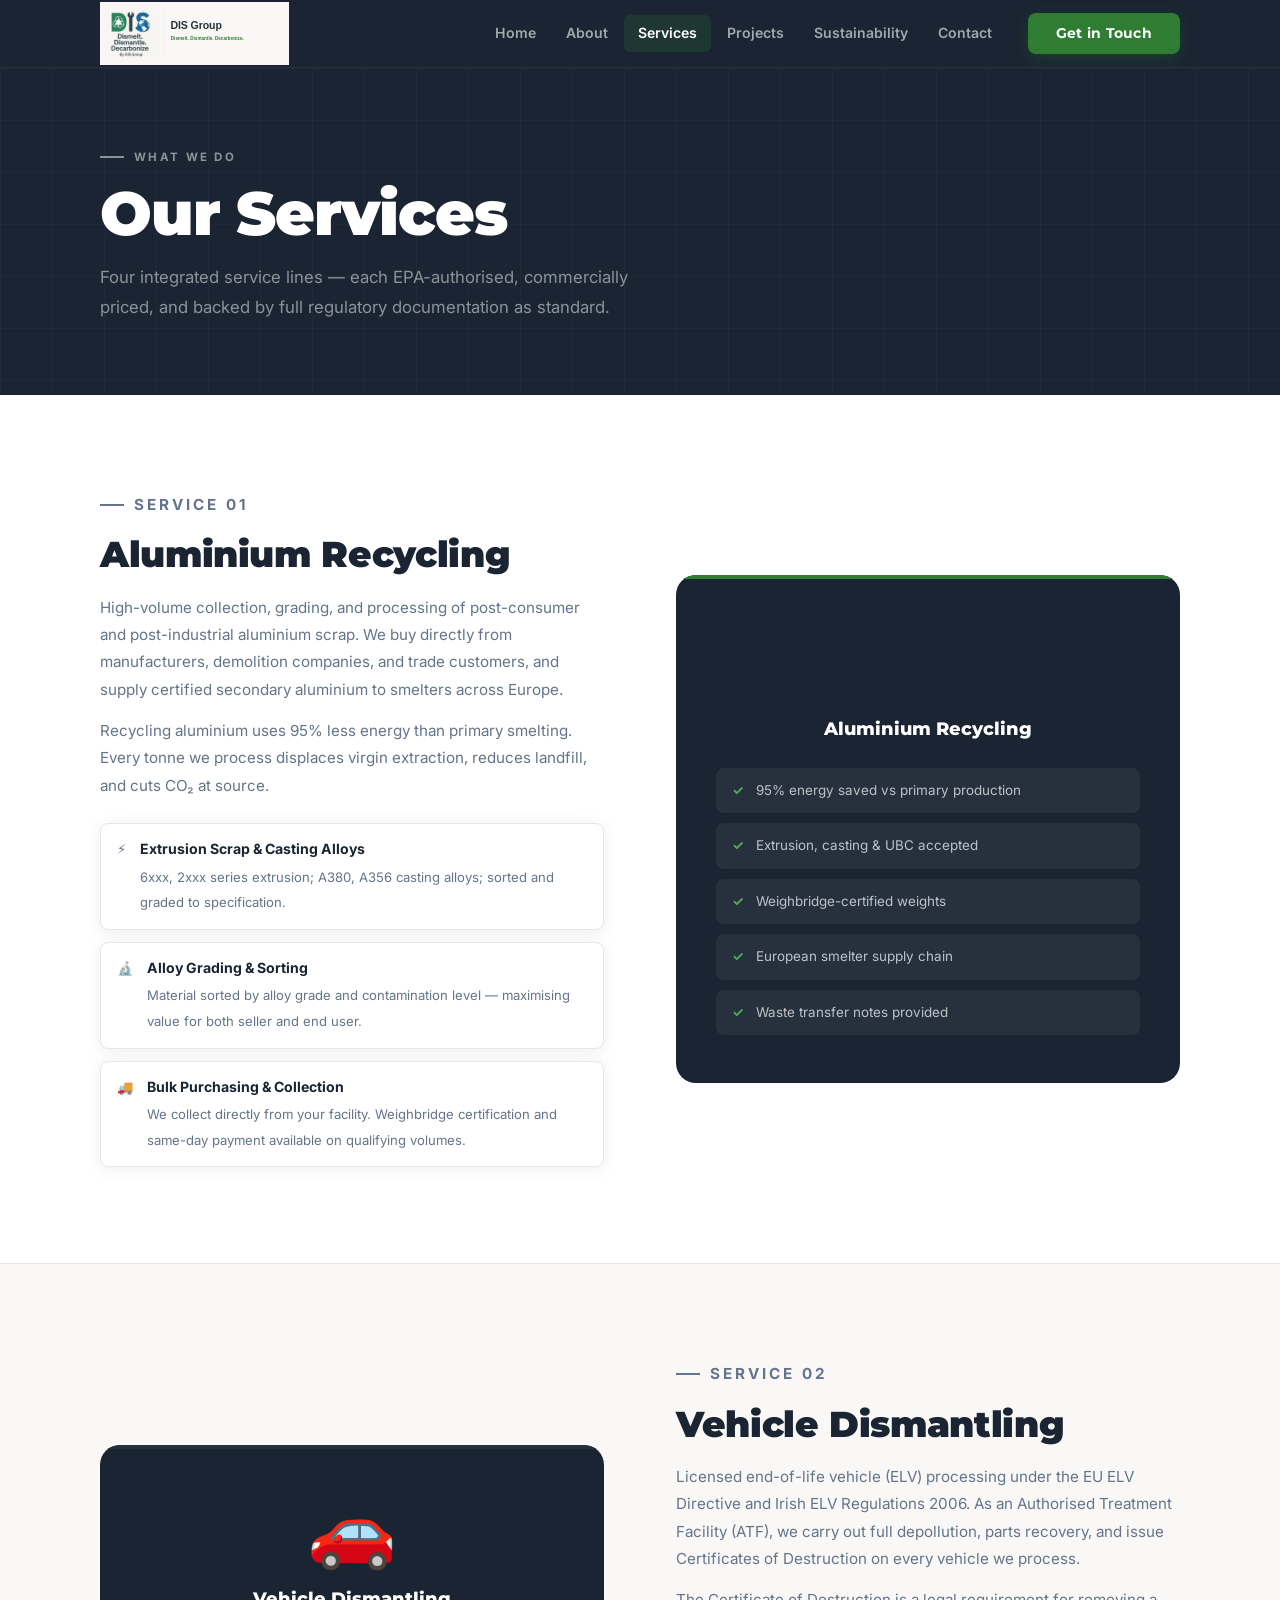
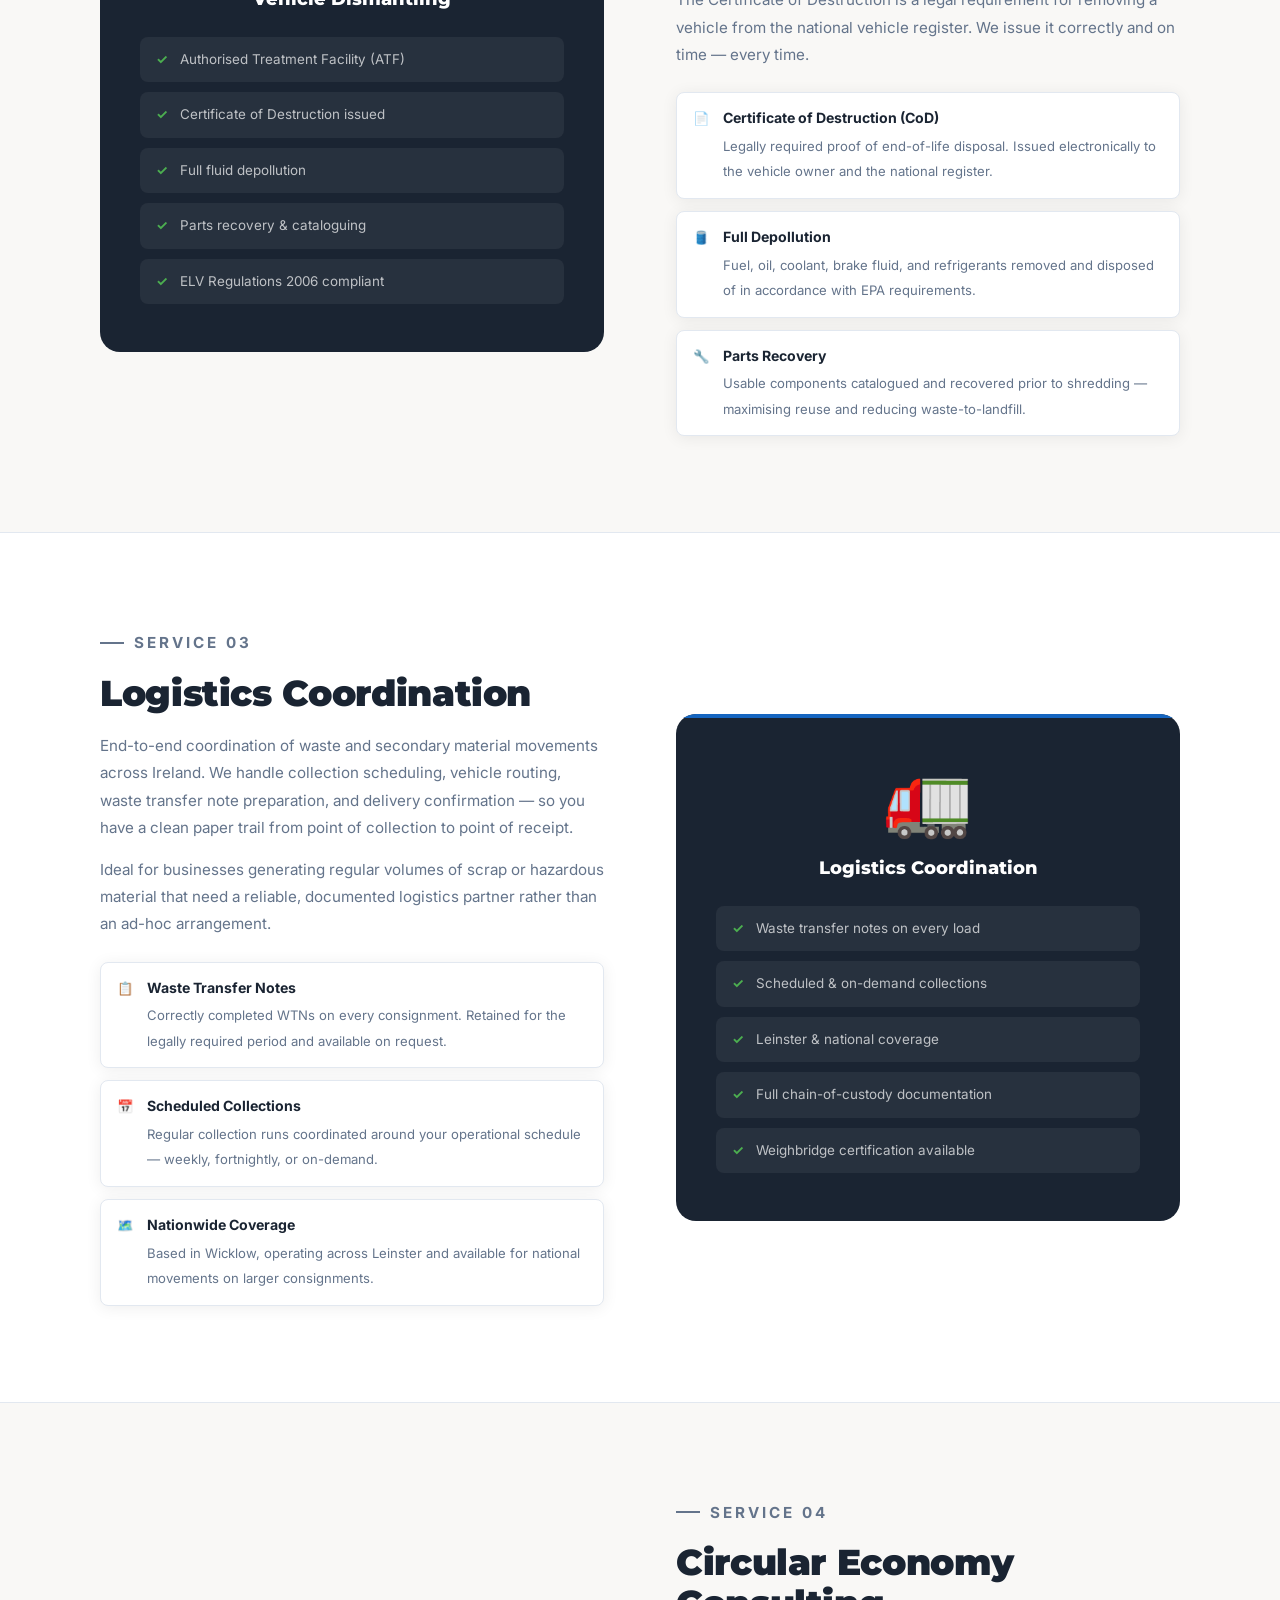
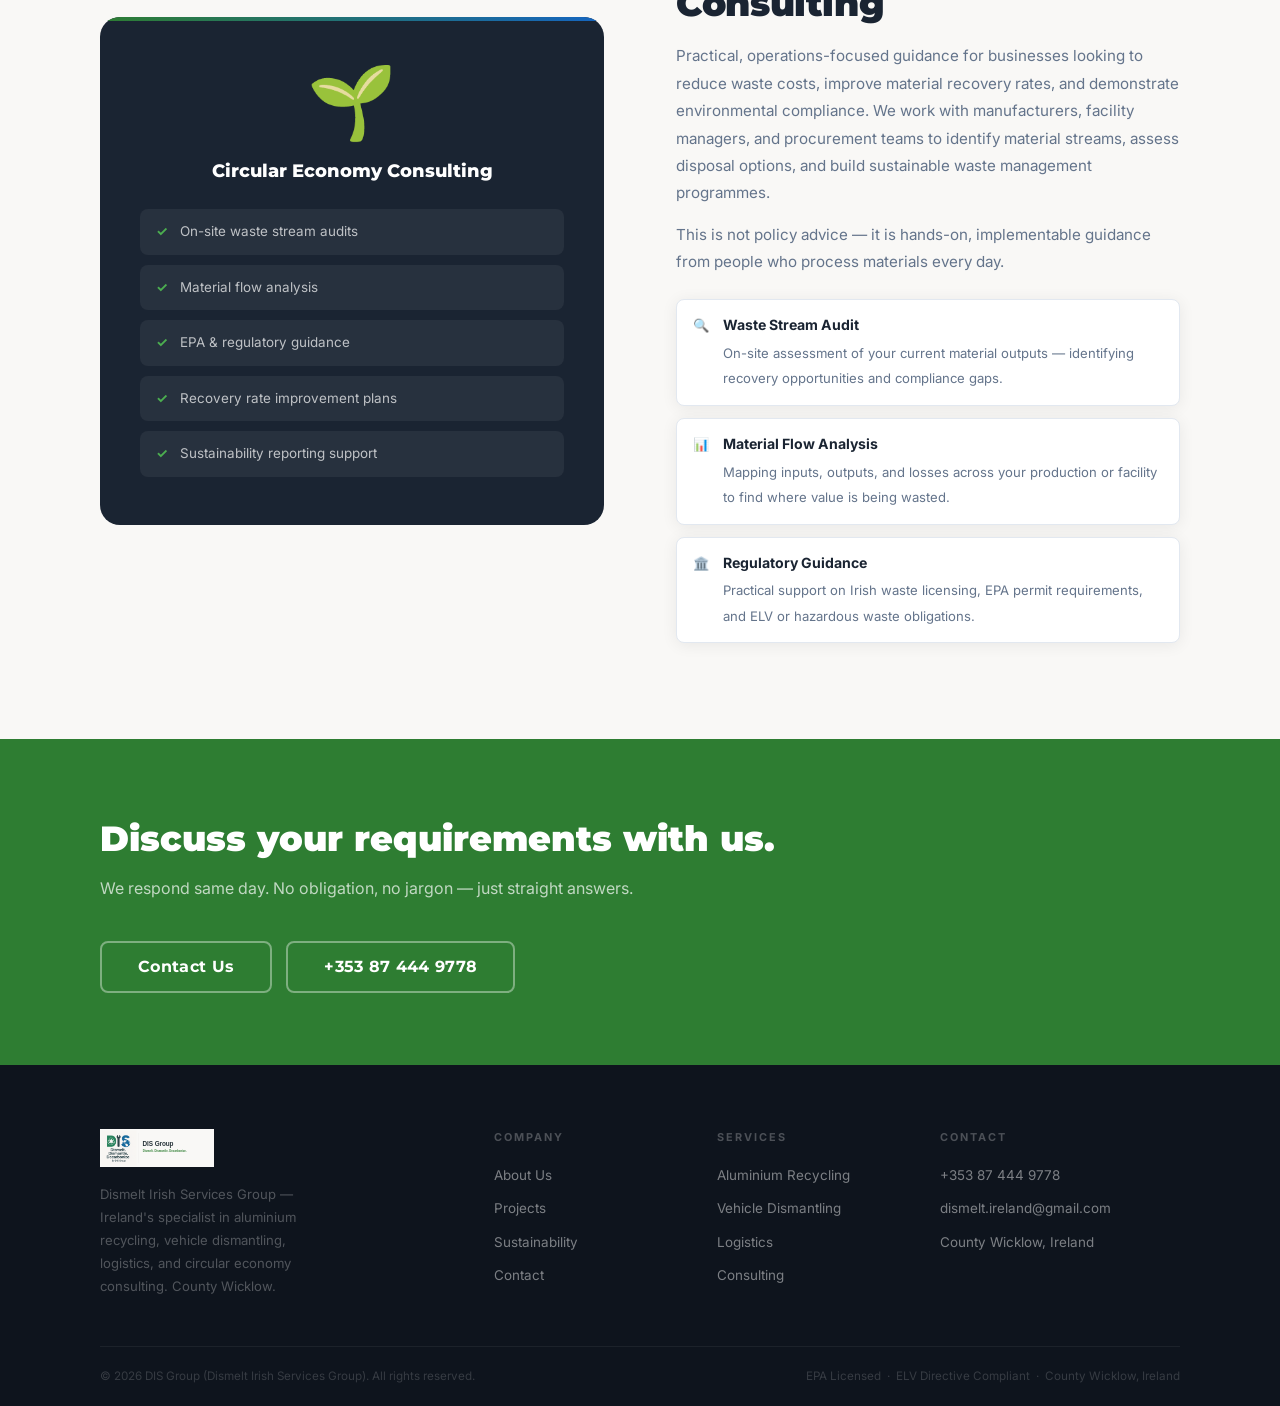
<file: services.html>
<!DOCTYPE html>
<html lang="en">
<head>
<meta charset="UTF-8"/>
<meta name="viewport" content="width=device-width,initial-scale=1"/>
<meta name="description" content="DIS Group services — Aluminium Recycling, Vehicle Dismantling, Logistics Coordination, and Circular Economy Consulting. EPA licensed. County Wicklow, Ireland."/>
<title>Services — DIS Group</title>
<link rel="preconnect" href="https://fonts.googleapis.com"/>
<link rel="preconnect" href="https://fonts.gstatic.com" crossorigin/>
<link href="https://fonts.googleapis.com/css2?family=Inter:wght@400;500;600;700;800&family=Montserrat:wght@700;800;900&display=swap" rel="stylesheet"/>
<link rel="stylesheet" href="style.css"/>
</head>
<body>

<!-- ═══ NAV ═══ -->
<nav class="nav" id="nav">
  <div class="container nav-inner">
    <a href="index.html" class="nav-logo">
      <img src="assets/DIS_Logo_Horizontal_NEW.svg" alt="DIS Group">
    </a>
    <div class="nav-links">
      <a href="index.html">Home</a>
      <a href="about.html">About</a>
      <a href="services.html" class="active">Services</a>
      <a href="projects.html">Projects</a>
      <a href="sustainability.html">Sustainability</a>
      <a href="contact.html">Contact</a>
    </div>
    <a href="contact.html" class="btn btn-primary nav-cta">Get in Touch</a>
    <button class="nav-burger" id="burger" aria-expanded="false" aria-label="Open menu">
      <span></span><span></span><span></span>
    </button>
  </div>
  <div class="nav-mobile" id="mobile-menu">
    <a href="index.html">Home</a>
    <a href="about.html">About</a>
    <a href="services.html" class="active">Services</a>
    <a href="projects.html">Projects</a>
    <a href="sustainability.html">Sustainability</a>
    <a href="contact.html">Contact</a>
    <a href="contact.html" class="btn btn-primary">Get in Touch</a>
  </div>
</nav>

<!-- ═══ PAGE HERO ═══ -->
<div class="page-hero">
  <div class="container page-hero-inner">
    <p class="eyebrow eyebrow--lt eyebrow--white">What We Do</p>
    <h1 class="page-hero-title">Our Services</h1>
    <p class="page-hero-sub">Four integrated service lines — each EPA-authorised, commercially priced, and backed by full regulatory documentation as standard.</p>
  </div>
</div>

<!-- ═══ SERVICE 1: ALUMINIUM RECYCLING ═══ -->
<section class="svc-section" id="aluminium">
  <div class="container">
    <div class="svc-row">

      <div class="svc-content">
        <p class="eyebrow">Service 01</p>
        <h2>Aluminium Recycling</h2>
        <p>High-volume collection, grading, and processing of post-consumer and post-industrial aluminium scrap. We buy directly from manufacturers, demolition companies, and trade customers, and supply certified secondary aluminium to smelters across Europe.</p>
        <p>Recycling aluminium uses 95% less energy than primary smelting. Every tonne we process displaces virgin extraction, reduces landfill, and cuts CO₂ at source.</p>
        <div class="svc-features">
          <div class="svc-feature">
            <span class="svc-feature-ico">⚡</span>
            <div>
              <strong>Extrusion Scrap &amp; Casting Alloys</strong>
              <span>6xxx, 2xxx series extrusion; A380, A356 casting alloys; sorted and graded to specification.</span>
            </div>
          </div>
          <div class="svc-feature">
            <span class="svc-feature-ico">🔬</span>
            <div>
              <strong>Alloy Grading &amp; Sorting</strong>
              <span>Material sorted by alloy grade and contamination level — maximising value for both seller and end user.</span>
            </div>
          </div>
          <div class="svc-feature">
            <span class="svc-feature-ico">🚚</span>
            <div>
              <strong>Bulk Purchasing &amp; Collection</strong>
              <span>We collect directly from your facility. Weighbridge certification and same-day payment available on qualifying volumes.</span>
            </div>
          </div>
        </div>
      </div>

      <div class="svc-panel" style="--panel-color:var(--green)">
        <div style="position:absolute;top:0;left:0;right:0;height:4px;background:var(--green)"></div>
        <div class="svc-panel-ico">♻️</div>
        <div class="svc-panel-title">Aluminium Recycling</div>
        <div class="svc-panel-facts">
          <div class="svc-panel-fact">95% energy saved vs primary production</div>
          <div class="svc-panel-fact">Extrusion, casting &amp; UBC accepted</div>
          <div class="svc-panel-fact">Weighbridge-certified weights</div>
          <div class="svc-panel-fact">European smelter supply chain</div>
          <div class="svc-panel-fact">Waste transfer notes provided</div>
        </div>
      </div>

    </div>
  </div>
</section>

<!-- ═══ SERVICE 2: VEHICLE DISMANTLING ═══ -->
<section class="svc-section svc-section--alt" id="vehicles">
  <div class="container">
    <div class="svc-row svc-row--flip">

      <div class="svc-content">
        <p class="eyebrow">Service 02</p>
        <h2>Vehicle Dismantling</h2>
        <p>Licensed end-of-life vehicle (ELV) processing under the EU ELV Directive and Irish ELV Regulations 2006. As an Authorised Treatment Facility (ATF), we carry out full depollution, parts recovery, and issue Certificates of Destruction on every vehicle we process.</p>
        <p>The Certificate of Destruction is a legal requirement for removing a vehicle from the national vehicle register. We issue it correctly and on time — every time.</p>
        <div class="svc-features">
          <div class="svc-feature">
            <span class="svc-feature-ico">📄</span>
            <div>
              <strong>Certificate of Destruction (CoD)</strong>
              <span>Legally required proof of end-of-life disposal. Issued electronically to the vehicle owner and the national register.</span>
            </div>
          </div>
          <div class="svc-feature">
            <span class="svc-feature-ico">🛢️</span>
            <div>
              <strong>Full Depollution</strong>
              <span>Fuel, oil, coolant, brake fluid, and refrigerants removed and disposed of in accordance with EPA requirements.</span>
            </div>
          </div>
          <div class="svc-feature">
            <span class="svc-feature-ico">🔧</span>
            <div>
              <strong>Parts Recovery</strong>
              <span>Usable components catalogued and recovered prior to shredding — maximising reuse and reducing waste-to-landfill.</span>
            </div>
          </div>
        </div>
      </div>

      <div class="svc-panel">
        <div style="position:absolute;top:0;left:0;right:0;height:4px;background:var(--dark)"></div>
        <div class="svc-panel-ico">🚗</div>
        <div class="svc-panel-title">Vehicle Dismantling</div>
        <div class="svc-panel-facts">
          <div class="svc-panel-fact">Authorised Treatment Facility (ATF)</div>
          <div class="svc-panel-fact">Certificate of Destruction issued</div>
          <div class="svc-panel-fact">Full fluid depollution</div>
          <div class="svc-panel-fact">Parts recovery &amp; cataloguing</div>
          <div class="svc-panel-fact">ELV Regulations 2006 compliant</div>
        </div>
      </div>

    </div>
  </div>
</section>

<!-- ═══ SERVICE 3: LOGISTICS ═══ -->
<section class="svc-section" id="logistics">
  <div class="container">
    <div class="svc-row">

      <div class="svc-content">
        <p class="eyebrow">Service 03</p>
        <h2>Logistics Coordination</h2>
        <p>End-to-end coordination of waste and secondary material movements across Ireland. We handle collection scheduling, vehicle routing, waste transfer note preparation, and delivery confirmation — so you have a clean paper trail from point of collection to point of receipt.</p>
        <p>Ideal for businesses generating regular volumes of scrap or hazardous material that need a reliable, documented logistics partner rather than an ad-hoc arrangement.</p>
        <div class="svc-features">
          <div class="svc-feature">
            <span class="svc-feature-ico">📋</span>
            <div>
              <strong>Waste Transfer Notes</strong>
              <span>Correctly completed WTNs on every consignment. Retained for the legally required period and available on request.</span>
            </div>
          </div>
          <div class="svc-feature">
            <span class="svc-feature-ico">📅</span>
            <div>
              <strong>Scheduled Collections</strong>
              <span>Regular collection runs coordinated around your operational schedule — weekly, fortnightly, or on-demand.</span>
            </div>
          </div>
          <div class="svc-feature">
            <span class="svc-feature-ico">🗺️</span>
            <div>
              <strong>Nationwide Coverage</strong>
              <span>Based in Wicklow, operating across Leinster and available for national movements on larger consignments.</span>
            </div>
          </div>
        </div>
      </div>

      <div class="svc-panel">
        <div style="position:absolute;top:0;left:0;right:0;height:4px;background:var(--blue)"></div>
        <div class="svc-panel-ico">🚛</div>
        <div class="svc-panel-title">Logistics Coordination</div>
        <div class="svc-panel-facts">
          <div class="svc-panel-fact">Waste transfer notes on every load</div>
          <div class="svc-panel-fact">Scheduled &amp; on-demand collections</div>
          <div class="svc-panel-fact">Leinster &amp; national coverage</div>
          <div class="svc-panel-fact">Full chain-of-custody documentation</div>
          <div class="svc-panel-fact">Weighbridge certification available</div>
        </div>
      </div>

    </div>
  </div>
</section>

<!-- ═══ SERVICE 4: CONSULTING ═══ -->
<section class="svc-section svc-section--alt" id="consulting">
  <div class="container">
    <div class="svc-row svc-row--flip">

      <div class="svc-content">
        <p class="eyebrow">Service 04</p>
        <h2>Circular Economy Consulting</h2>
        <p>Practical, operations-focused guidance for businesses looking to reduce waste costs, improve material recovery rates, and demonstrate environmental compliance. We work with manufacturers, facility managers, and procurement teams to identify material streams, assess disposal options, and build sustainable waste management programmes.</p>
        <p>This is not policy advice — it is hands-on, implementable guidance from people who process materials every day.</p>
        <div class="svc-features">
          <div class="svc-feature">
            <span class="svc-feature-ico">🔍</span>
            <div>
              <strong>Waste Stream Audit</strong>
              <span>On-site assessment of your current material outputs — identifying recovery opportunities and compliance gaps.</span>
            </div>
          </div>
          <div class="svc-feature">
            <span class="svc-feature-ico">📊</span>
            <div>
              <strong>Material Flow Analysis</strong>
              <span>Mapping inputs, outputs, and losses across your production or facility to find where value is being wasted.</span>
            </div>
          </div>
          <div class="svc-feature">
            <span class="svc-feature-ico">🏛️</span>
            <div>
              <strong>Regulatory Guidance</strong>
              <span>Practical support on Irish waste licensing, EPA permit requirements, and ELV or hazardous waste obligations.</span>
            </div>
          </div>
        </div>
      </div>

      <div class="svc-panel">
        <div style="position:absolute;top:0;left:0;right:0;height:4px;background:linear-gradient(90deg,var(--green),var(--blue))"></div>
        <div class="svc-panel-ico">🌱</div>
        <div class="svc-panel-title">Circular Economy Consulting</div>
        <div class="svc-panel-facts">
          <div class="svc-panel-fact">On-site waste stream audits</div>
          <div class="svc-panel-fact">Material flow analysis</div>
          <div class="svc-panel-fact">EPA &amp; regulatory guidance</div>
          <div class="svc-panel-fact">Recovery rate improvement plans</div>
          <div class="svc-panel-fact">Sustainability reporting support</div>
        </div>
      </div>

    </div>
  </div>
</section>

<!-- ═══ CTA ═══ -->
<div class="cta-band">
  <div class="container">
    <div class="cta-inner">
      <div class="cta-text">
        <h2>Discuss your requirements with us.</h2>
        <p>We respond same day. No obligation, no jargon — just straight answers.</p>
      </div>
      <div class="cta-buttons">
        <a href="contact.html"   class="btn btn-ghost-white btn-lg">Contact Us</a>
        <a href="tel:+353874449778" class="btn btn-ghost-white btn-lg">+353 87 444 9778</a>
      </div>
    </div>
  </div>
</div>

<!-- ═══ FOOTER ═══ -->
<footer class="footer">
  <div class="container">
    <div class="footer-grid">
      <div class="footer-brand">
        <img src="assets/DIS_Logo_Horizontal_NEW.svg" alt="DIS Group"/>
        <p>Dismelt Irish Services Group — Ireland's specialist in aluminium recycling, vehicle dismantling, logistics, and circular economy consulting. County Wicklow.</p>
      </div>
      <div>
        <p class="footer-col-title">Company</p>
        <div class="footer-links">
          <a href="about.html">About Us</a>
          <a href="projects.html">Projects</a>
          <a href="sustainability.html">Sustainability</a>
          <a href="contact.html">Contact</a>
        </div>
      </div>
      <div>
        <p class="footer-col-title">Services</p>
        <div class="footer-links">
          <a href="#aluminium">Aluminium Recycling</a>
          <a href="#vehicles">Vehicle Dismantling</a>
          <a href="#logistics">Logistics</a>
          <a href="#consulting">Consulting</a>
        </div>
      </div>
      <div>
        <p class="footer-col-title">Contact</p>
        <div class="footer-links">
          <a href="tel:+353874449778">+353 87 444 9778</a>
          <a href="mailto:dismelt.ireland@gmail.com">dismelt.ireland@gmail.com</a>
          <address>County Wicklow, Ireland</address>
        </div>
      </div>
    </div>
    <div class="footer-bottom">
      <p>© 2026 DIS Group (Dismelt Irish Services Group). All rights reserved.</p>
      <p>EPA Licensed &nbsp;·&nbsp; ELV Directive Compliant &nbsp;·&nbsp; County Wicklow, Ireland</p>
    </div>
  </div>
</footer>

<script src="script.js"></script>
</body>
</html>
</file>
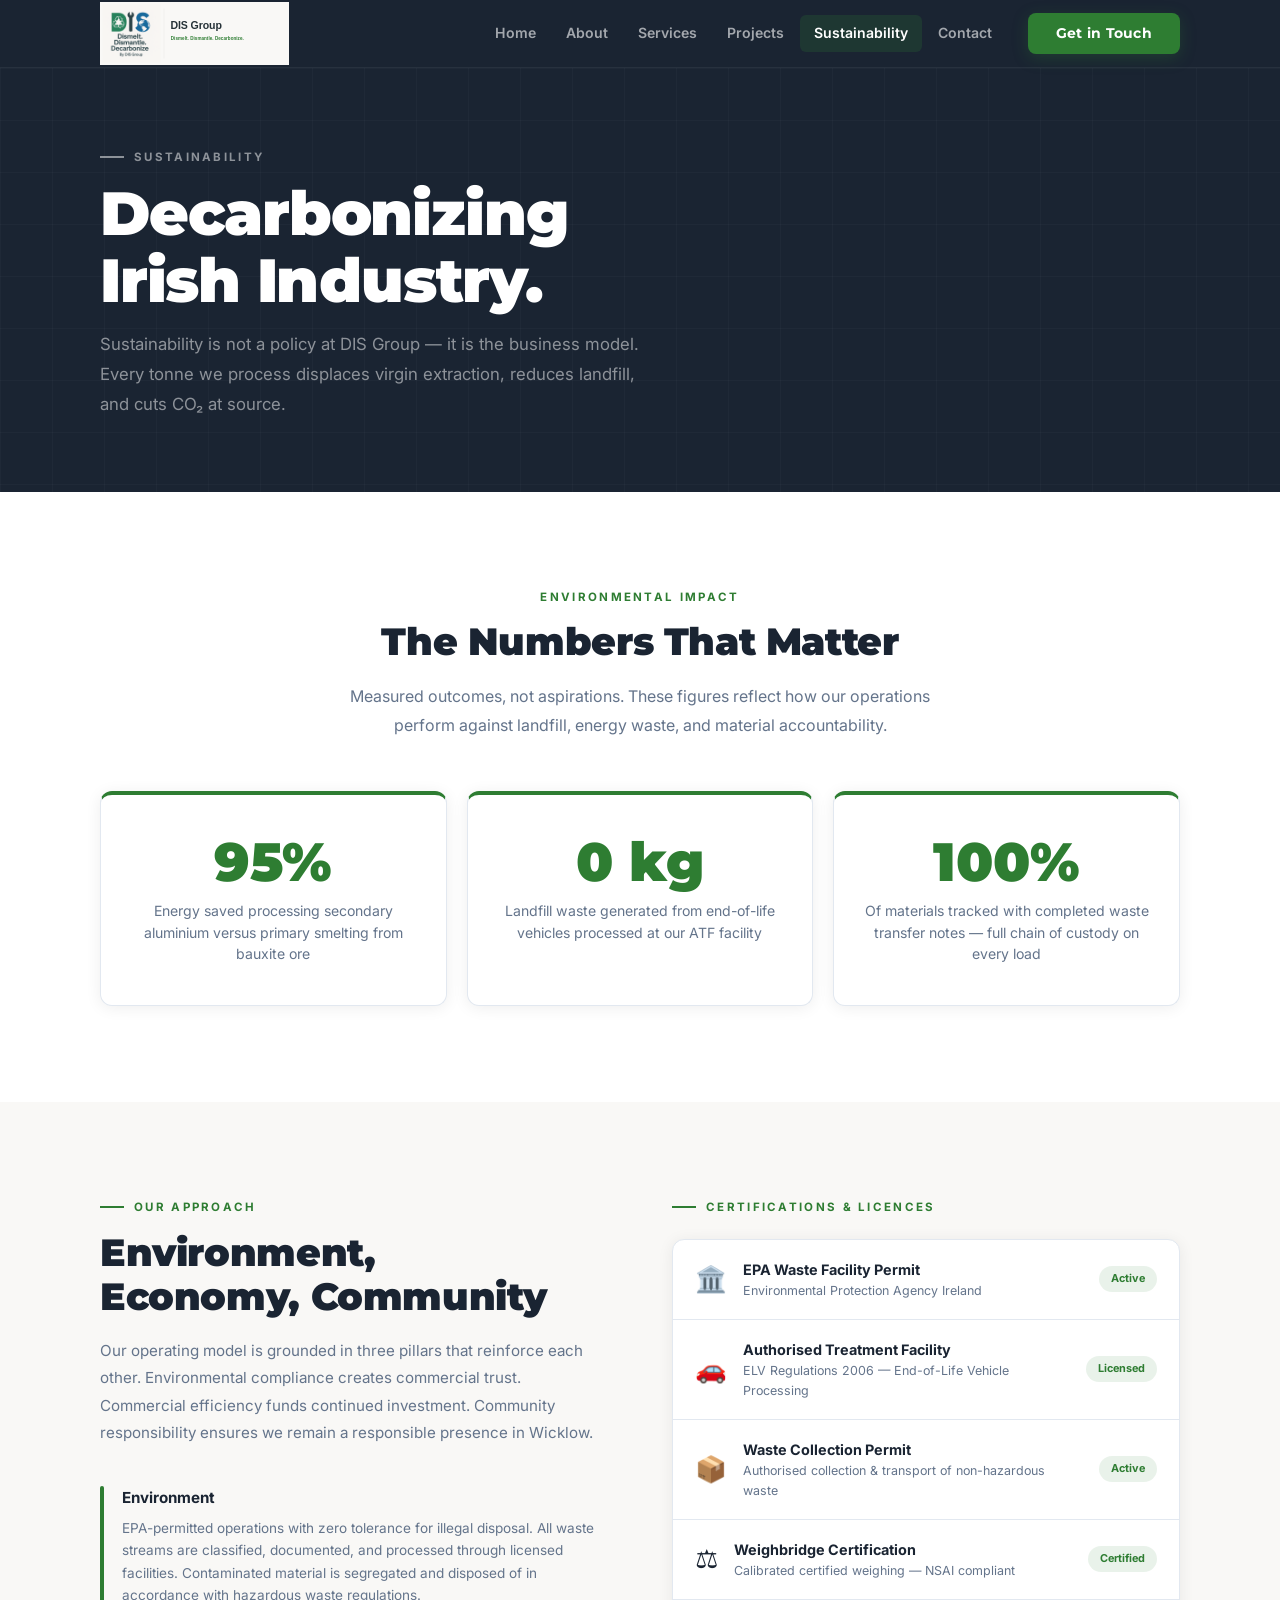
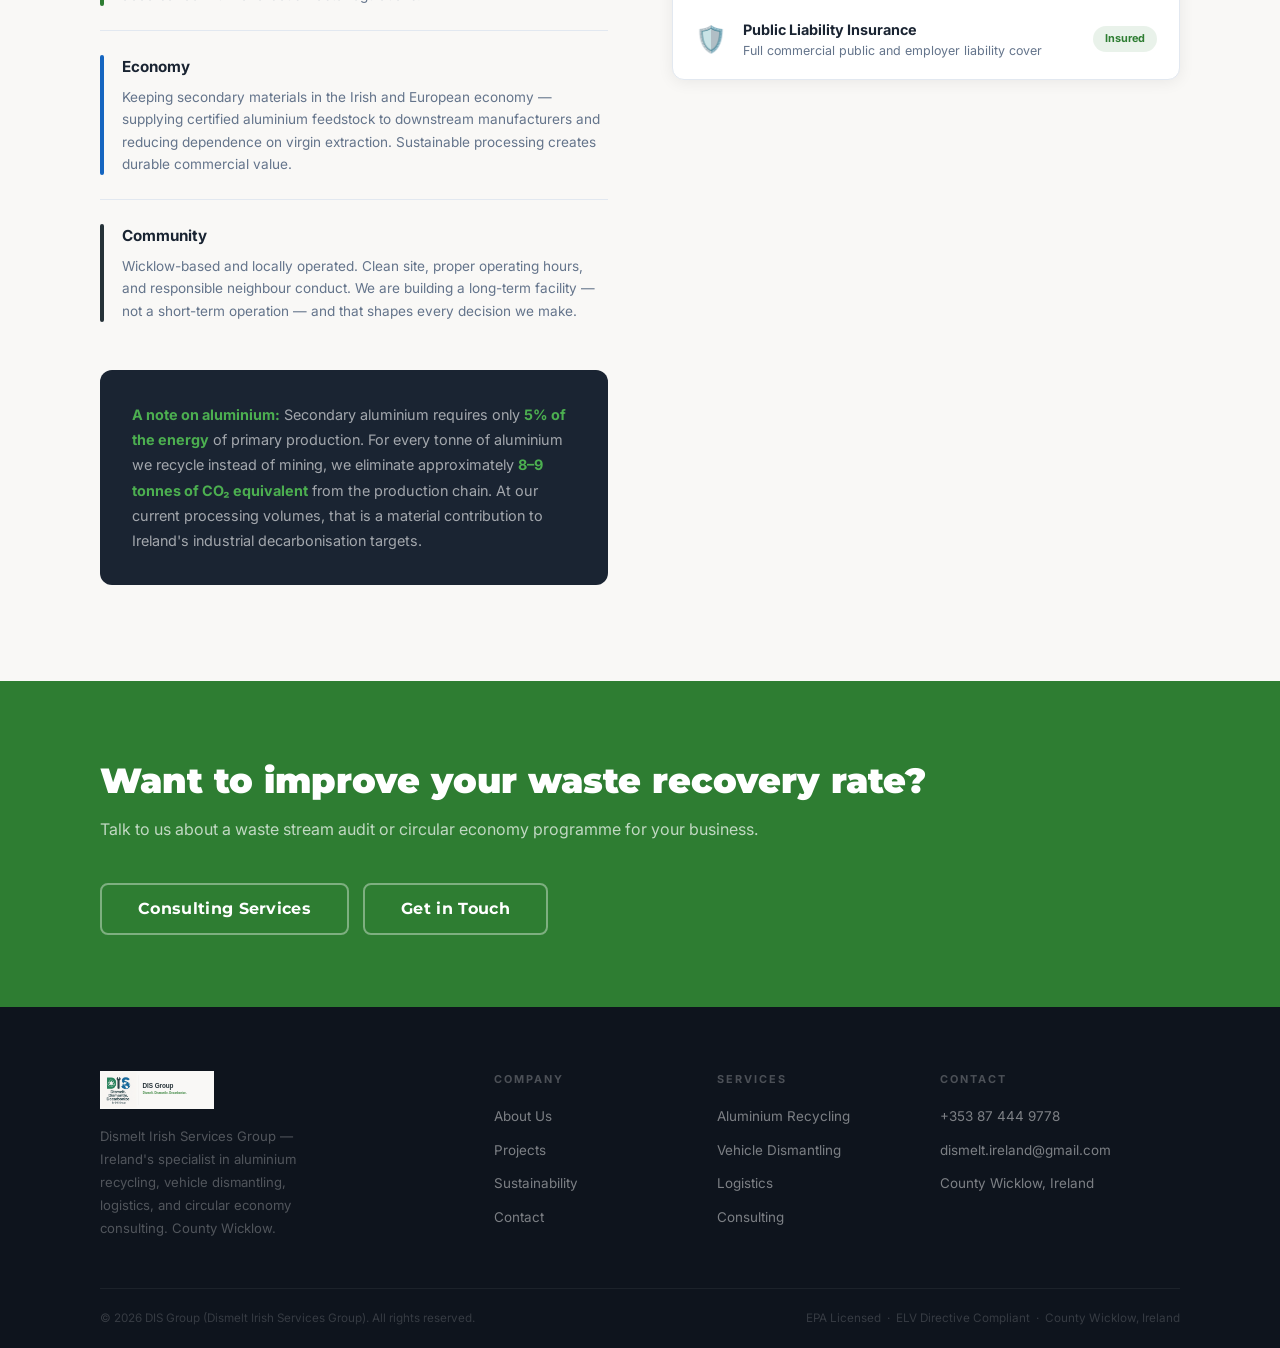
<file: sustainability.html>
<!DOCTYPE html>
<html lang="en">
<head>
<meta charset="UTF-8"/>
<meta name="viewport" content="width=device-width,initial-scale=1"/>
<meta name="description" content="DIS Group sustainability — how we support Ireland's circular economy through responsible recycling, zero landfill, and EPA licensed operations."/>
<title>Sustainability — DIS Group</title>
<link rel="preconnect" href="https://fonts.googleapis.com"/>
<link rel="preconnect" href="https://fonts.gstatic.com" crossorigin/>
<link href="https://fonts.googleapis.com/css2?family=Inter:wght@400;500;600;700;800&family=Montserrat:wght@700;800;900&display=swap" rel="stylesheet"/>
<link rel="stylesheet" href="style.css"/>
</head>
<body>

<!-- ═══ NAV ═══ -->
<nav class="nav" id="nav">
  <div class="container nav-inner">
    <a href="index.html" class="nav-logo">
      <img src="assets/DIS_Logo_Horizontal_NEW.svg" alt="DIS Group">
    </a>
    <div class="nav-links">
      <a href="index.html">Home</a>
      <a href="about.html">About</a>
      <a href="services.html">Services</a>
      <a href="projects.html">Projects</a>
      <a href="sustainability.html" class="active">Sustainability</a>
      <a href="contact.html">Contact</a>
    </div>
    <a href="contact.html" class="btn btn-primary nav-cta">Get in Touch</a>
    <button class="nav-burger" id="burger" aria-expanded="false" aria-label="Open menu">
      <span></span><span></span><span></span>
    </button>
  </div>
  <div class="nav-mobile" id="mobile-menu">
    <a href="index.html">Home</a>
    <a href="about.html">About</a>
    <a href="services.html">Services</a>
    <a href="projects.html">Projects</a>
    <a href="sustainability.html" class="active">Sustainability</a>
    <a href="contact.html">Contact</a>
    <a href="contact.html" class="btn btn-primary">Get in Touch</a>
  </div>
</nav>

<!-- ═══ PAGE HERO ═══ -->
<div class="page-hero">
  <div class="container page-hero-inner">
    <p class="eyebrow eyebrow--lt eyebrow--white">Sustainability</p>
    <h1 class="page-hero-title">Decarbonizing<br/>Irish Industry.</h1>
    <p class="page-hero-sub">Sustainability is not a policy at DIS Group — it is the business model. Every tonne we process displaces virgin extraction, reduces landfill, and cuts CO₂ at source.</p>
  </div>
</div>

<!-- ═══ KEY METRICS ═══ -->
<section class="section">
  <div class="container">
    <div class="center">
      <p class="eyebrow eyebrow--ctr">Environmental Impact</p>
      <h2 class="section-title">The Numbers That Matter</h2>
      <p class="section-sub">Measured outcomes, not aspirations. These figures reflect how our operations perform against landfill, energy waste, and material accountability.</p>
    </div>
    <div class="metrics-grid">

      <div class="metric-card">
        <div class="metric-big">95%</div>
        <div class="metric-label">Energy saved processing secondary aluminium versus primary smelting from bauxite ore</div>
      </div>

      <div class="metric-card">
        <div class="metric-big">0 kg</div>
        <div class="metric-label">Landfill waste generated from end-of-life vehicles processed at our ATF facility</div>
      </div>

      <div class="metric-card">
        <div class="metric-big">100%</div>
        <div class="metric-label">Of materials tracked with completed waste transfer notes — full chain of custody on every load</div>
      </div>

    </div>
  </div>
</section>

<!-- ═══ ESG PILLARS + CERTIFICATIONS ═══ -->
<section class="section" style="background:var(--off)">
  <div class="container">
    <div class="sus-two-col">

      <div>
        <p class="eyebrow">Our Approach</p>
        <h2 class="section-title">Environment,<br/>Economy, Community</h2>
        <p class="body-text">Our operating model is grounded in three pillars that reinforce each other. Environmental compliance creates commercial trust. Commercial efficiency funds continued investment. Community responsibility ensures we remain a responsible presence in Wicklow.</p>

        <div class="pillars">
          <div class="pillar">
            <div class="pillar-bar" style="background:var(--green)"></div>
            <div>
              <strong>Environment</strong>
              <p>EPA-permitted operations with zero tolerance for illegal disposal. All waste streams are classified, documented, and processed through licensed facilities. Contaminated material is segregated and disposed of in accordance with hazardous waste regulations.</p>
            </div>
          </div>
          <div class="pillar">
            <div class="pillar-bar" style="background:var(--blue)"></div>
            <div>
              <strong>Economy</strong>
              <p>Keeping secondary materials in the Irish and European economy — supplying certified aluminium feedstock to downstream manufacturers and reducing dependence on virgin extraction. Sustainable processing creates durable commercial value.</p>
            </div>
          </div>
          <div class="pillar">
            <div class="pillar-bar" style="background:var(--dark)"></div>
            <div>
              <strong>Community</strong>
              <p>Wicklow-based and locally operated. Clean site, proper operating hours, and responsible neighbour conduct. We are building a long-term facility — not a short-term operation — and that shapes every decision we make.</p>
            </div>
          </div>
        </div>

        <div class="impact-note">
          <p><strong>A note on aluminium:</strong> Secondary aluminium requires only <strong>5% of the energy</strong> of primary production. For every tonne of aluminium we recycle instead of mining, we eliminate approximately <strong>8–9 tonnes of CO₂ equivalent</strong> from the production chain. At our current processing volumes, that is a material contribution to Ireland's industrial decarbonisation targets.</p>
        </div>
      </div>

      <div>
        <p class="eyebrow" style="margin-bottom:22px">Certifications &amp; Licences</p>
        <div class="cert-card-wrap">
          <div class="cert-item">
            <span class="cert-ico">🏛️</span>
            <div>
              <div class="cert-title">EPA Waste Facility Permit</div>
              <div class="cert-sub">Environmental Protection Agency Ireland</div>
            </div>
            <span class="cert-badge">Active</span>
          </div>
          <div class="cert-item">
            <span class="cert-ico">🚗</span>
            <div>
              <div class="cert-title">Authorised Treatment Facility</div>
              <div class="cert-sub">ELV Regulations 2006 — End-of-Life Vehicle Processing</div>
            </div>
            <span class="cert-badge">Licensed</span>
          </div>
          <div class="cert-item">
            <span class="cert-ico">📦</span>
            <div>
              <div class="cert-title">Waste Collection Permit</div>
              <div class="cert-sub">Authorised collection &amp; transport of non-hazardous waste</div>
            </div>
            <span class="cert-badge">Active</span>
          </div>
          <div class="cert-item">
            <span class="cert-ico">⚖️</span>
            <div>
              <div class="cert-title">Weighbridge Certification</div>
              <div class="cert-sub">Calibrated certified weighing — NSAI compliant</div>
            </div>
            <span class="cert-badge">Certified</span>
          </div>
          <div class="cert-item">
            <span class="cert-ico">🛡️</span>
            <div>
              <div class="cert-title">Public Liability Insurance</div>
              <div class="cert-sub">Full commercial public and employer liability cover</div>
            </div>
            <span class="cert-badge">Insured</span>
          </div>
        </div>
      </div>

    </div>
  </div>
</section>

<!-- ═══ CTA ═══ -->
<div class="cta-band">
  <div class="container">
    <div class="cta-inner">
      <div class="cta-text">
        <h2>Want to improve your waste recovery rate?</h2>
        <p>Talk to us about a waste stream audit or circular economy programme for your business.</p>
      </div>
      <div class="cta-buttons">
        <a href="services.html#consulting" class="btn btn-ghost-white btn-lg">Consulting Services</a>
        <a href="contact.html"             class="btn btn-ghost-white btn-lg">Get in Touch</a>
      </div>
    </div>
  </div>
</div>

<!-- ═══ FOOTER ═══ -->
<footer class="footer">
  <div class="container">
    <div class="footer-grid">
      <div class="footer-brand">
        <img src="assets/DIS_Logo_Horizontal_NEW.svg" alt="DIS Group"/>
        <p>Dismelt Irish Services Group — Ireland's specialist in aluminium recycling, vehicle dismantling, logistics, and circular economy consulting. County Wicklow.</p>
      </div>
      <div>
        <p class="footer-col-title">Company</p>
        <div class="footer-links">
          <a href="about.html">About Us</a>
          <a href="projects.html">Projects</a>
          <a href="sustainability.html">Sustainability</a>
          <a href="contact.html">Contact</a>
        </div>
      </div>
      <div>
        <p class="footer-col-title">Services</p>
        <div class="footer-links">
          <a href="services.html#aluminium">Aluminium Recycling</a>
          <a href="services.html#vehicles">Vehicle Dismantling</a>
          <a href="services.html#logistics">Logistics</a>
          <a href="services.html#consulting">Consulting</a>
        </div>
      </div>
      <div>
        <p class="footer-col-title">Contact</p>
        <div class="footer-links">
          <a href="tel:+353874449778">+353 87 444 9778</a>
          <a href="mailto:dismelt.ireland@gmail.com">dismelt.ireland@gmail.com</a>
          <address>County Wicklow, Ireland</address>
        </div>
      </div>
    </div>
    <div class="footer-bottom">
      <p>© 2026 DIS Group (Dismelt Irish Services Group). All rights reserved.</p>
      <p>EPA Licensed &nbsp;·&nbsp; ELV Directive Compliant &nbsp;·&nbsp; County Wicklow, Ireland</p>
    </div>
  </div>
</footer>

<script src="script.js"></script>
</body>
</html>
</file>
<file: style.css>
/* ============================================================
   DIS Group — Website Stylesheet
   Brand: Green #2e7d32 · Dark #263238 · Blue #1565c0
   Fonts: Montserrat (headings) · Inter (body)
   ============================================================ */

:root {
  --green:      #2e7d32;
  --green-lt:   #4caf50;
  --green-dim:  rgba(46,125,50,.12);
  --dark:       #263238;
  --dark-2:     #1a2432;
  --blue:       #1565c0;
  --off:        #f9f8f6;
  --muted:      #64748b;
  --border:     #e2e8f0;
  --nav-h:      68px;
  --radius:     12px;
  --shadow:     0 2px 16px rgba(0,0,0,.07);
  --shadow-md:  0 8px 36px rgba(0,0,0,.12);
  --trans:      .22s cubic-bezier(.4,0,.2,1);
}

/* ── Reset ── */
*, *::before, *::after { box-sizing: border-box; margin: 0; padding: 0; }
html { scroll-behavior: smooth; font-size: 16px; }
body {
  font-family: 'Inter', system-ui, sans-serif;
  color: var(--dark-2);
  background: #fff;
  overflow-x: hidden;
  line-height: 1.6;
}
img   { display: block; max-width: 100%; }
a     { text-decoration: none; color: inherit; }
ul    { list-style: none; }
button { font-family: inherit; cursor: pointer; }
address { font-style: normal; }

/* ── Layout ── */
.container { max-width: 1160px; margin: 0 auto; padding: 0 40px; }
.section    { padding: 96px 0; }

/* ── Utilities ── */
.text-green { color: var(--green-lt); }
.center     { text-align: center; }

/* ── Eyebrow ── */
.eyebrow {
  font-size: .72rem; font-weight: 700;
  letter-spacing: .2em; text-transform: uppercase;
  color: var(--green);
  display: flex; align-items: center; gap: 10px;
  margin-bottom: 14px;
}
.eyebrow::before {
  content: ''; width: 24px; height: 2px;
  background: currentColor; flex-shrink: 0;
}
.eyebrow--lt  { color: var(--green-lt); }
.eyebrow--ctr { justify-content: center; }
.eyebrow--ctr::before { display: none; }
.eyebrow--white { color: rgba(255,255,255,.5); }
.eyebrow--white::before { background: rgba(255,255,255,.5); }

/* ── Section text ── */
h1, h2, h3 { font-family: 'Montserrat', sans-serif; }
.section-title {
  font-size: clamp(1.9rem, 3vw, 2.8rem);
  font-weight: 900; line-height: 1.15;
  color: var(--dark-2); letter-spacing: -.01em;
  margin-bottom: 18px;
}
.section-title--white { color: #fff; }

.section-sub {
  font-size: 1rem; color: var(--muted);
  line-height: 1.78; max-width: 640px;
}
.section-sub--white { color: rgba(255,255,255,.55); }
.center .section-sub { margin-inline: auto; }

.body-text {
  font-size: .95rem; color: var(--muted);
  line-height: 1.8; margin-bottom: 16px;
}

/* ════════════════════════════════════════
   BUTTONS
════════════════════════════════════════ */
.btn {
  display: inline-flex; align-items: center; justify-content: center;
  font-family: 'Montserrat', sans-serif;
  font-weight: 700; font-size: .88rem; letter-spacing: .02em;
  padding: 13px 28px; border-radius: 8px; border: none;
  white-space: nowrap; line-height: 1;
  transition: transform var(--trans), box-shadow var(--trans),
              background var(--trans), border-color var(--trans), color var(--trans);
}
.btn:hover { transform: translateY(-2px); }

.btn-primary {
  background: var(--green); color: #fff;
  box-shadow: 0 4px 16px rgba(46,125,50,.28);
}
.btn-primary:hover { background: #256726; box-shadow: 0 6px 24px rgba(46,125,50,.38); }

.btn-ghost-white {
  background: transparent; color: #fff;
  border: 2px solid rgba(255,255,255,.38);
}
.btn-ghost-white:hover { border-color: #fff; background: rgba(255,255,255,.08); }

.btn-ghost-dark {
  background: transparent; color: var(--dark-2);
  border: 2px solid var(--border);
}
.btn-ghost-dark:hover { border-color: var(--dark-2); background: var(--dark-2); color: #fff; }

.btn-ghost-green {
  background: transparent; color: var(--green);
  border: 2px solid rgba(46,125,50,.35);
}
.btn-ghost-green:hover { background: var(--green); color: #fff; }

.btn-lg   { padding: 16px 36px; font-size: 1rem; }
.btn-full { width: 100%; }


/* ════════════════════════════════════════
   NAVIGATION
════════════════════════════════════════ */
.nav {
  position: sticky; top: 0; z-index: 900;
  height: var(--nav-h);
  background: var(--dark-2);
  border-bottom: 1px solid rgba(255,255,255,.06);
  transition: box-shadow var(--trans);
}
.nav.shadowed { box-shadow: 0 4px 32px rgba(0,0,0,.35); }

.nav-inner {
  height: 100%;
  display: flex; align-items: center; gap: 12px;
}
.nav-logo {
  display: flex; align-items: center; flex-shrink: 0;
}
.nav-logo img {
  height: 63px; width: auto; max-width: 330px; object-fit: contain;
}

.nav-links { display: flex; gap: 2px; margin-left: auto; }
.nav-links a {
  font-size: .88rem; font-weight: 600;
  color: rgba(255,255,255,.6);
  padding: 7px 14px; border-radius: 6px;
  transition: color var(--trans), background var(--trans);
}
.nav-links a:hover { color: #fff; background: rgba(255,255,255,.07); }
.nav-links a.active { color: #fff; background: rgba(46,125,50,.22); }

.nav-cta { margin-left: 10px; }

/* Burger */
.nav-burger {
  display: none; flex-direction: column; gap: 5px;
  background: none; border: none;
  padding: 6px; margin-left: auto;
}
.nav-burger span {
  display: block; width: 22px; height: 2px;
  background: #fff; border-radius: 2px;
  transition: transform var(--trans), opacity var(--trans);
}
.nav-burger.open span:nth-child(1) { transform: translateY(7px) rotate(45deg); }
.nav-burger.open span:nth-child(2) { opacity: 0; }
.nav-burger.open span:nth-child(3) { transform: translateY(-7px) rotate(-45deg); }

/* Mobile menu */
.nav-mobile {
  position: absolute; top: 100%; left: 0; right: 0;
  background: var(--dark-2);
  border-top: 1px solid rgba(255,255,255,.07);
  border-bottom: 1px solid rgba(255,255,255,.07);
  padding: 16px 40px 24px;
  display: none; flex-direction: column; gap: 2px;
}
.nav-mobile.open { display: flex; }
.nav-mobile a {
  font-size: 1rem; font-weight: 600;
  color: rgba(255,255,255,.7);
  padding: 11px 4px;
  border-bottom: 1px solid rgba(255,255,255,.05);
  transition: color var(--trans);
}
.nav-mobile a:hover, .nav-mobile a.active { color: #fff; }
.nav-mobile .btn { margin-top: 14px; width: 100%; }


/* ════════════════════════════════════════
   PAGE HERO (inner pages)
════════════════════════════════════════ */
.page-hero {
  background: var(--dark-2);
  padding: 80px 0 72px;
  position: relative; overflow: hidden;
}
.page-hero::before {
  content: ''; position: absolute; inset: 0;
  background-image:
    linear-gradient(rgba(255,255,255,.025) 1px, transparent 1px),
    linear-gradient(90deg, rgba(255,255,255,.025) 1px, transparent 1px);
  background-size: 52px 52px; pointer-events: none;
}
.page-hero-inner { position: relative; z-index: 1; }
.page-hero-title {
  font-size: clamp(2.4rem, 5vw, 3.8rem);
  font-weight: 900; color: #fff; line-height: 1.1;
  letter-spacing: -.02em; margin-bottom: 16px;
}
.page-hero-sub {
  font-size: 1.05rem; color: rgba(255,255,255,.5);
  max-width: 540px; line-height: 1.78;
}


/* ════════════════════════════════════════
   HOME — HERO
════════════════════════════════════════ */
.hero {
  background: var(--dark-2);
  min-height: calc(100vh - var(--nav-h));
  display: flex; flex-direction: column;
  position: relative; overflow: hidden;
}
.hero-bg { position: absolute; inset: 0; pointer-events: none; }
.hero-bg::before {
  content: ''; position: absolute; inset: 0;
  background-image:
    linear-gradient(rgba(255,255,255,.025) 1px, transparent 1px),
    linear-gradient(90deg, rgba(255,255,255,.025) 1px, transparent 1px);
  background-size: 56px 56px;
}
.hero-orb {
  position: absolute; border-radius: 50%;
  filter: blur(90px); pointer-events: none;
}
.orb-1 {
  width: 640px; height: 640px;
  background: radial-gradient(circle, #1b5e20, transparent 70%);
  opacity: .4; top: -200px; right: -100px;
}
.orb-2 {
  width: 480px; height: 480px;
  background: radial-gradient(circle, #0d47a1, transparent 70%);
  opacity: .28; bottom: 60px; left: -140px;
}

.hero-body {
  flex: 1; display: flex; flex-direction: column; justify-content: center;
  padding-top: 72px; padding-bottom: 56px;
  position: relative; z-index: 1;
}
.hero-tagline {
  font-family: 'Montserrat', sans-serif;
  font-size: clamp(3rem, 6vw, 5.2rem);
  font-weight: 900; line-height: 1.04;
  color: #fff; letter-spacing: -.03em;
  margin-bottom: 24px;
  max-width: 720px;
}
.hero-tagline span { color: var(--green-lt); }
.hero-desc {
  font-size: 1.08rem; color: rgba(255,255,255,.52);
  line-height: 1.8; max-width: 520px;
  margin-bottom: 40px;
}
.hero-actions { display: flex; gap: 14px; flex-wrap: wrap; }

/* Stats bar */
.hero-stats {
  background: rgba(0,0,0,.3);
  backdrop-filter: blur(16px);
  border-top: 1px solid rgba(255,255,255,.07);
  padding: 26px 0;
  position: relative; z-index: 1;
}
.stats-row {
  display: flex; align-items: center; justify-content: space-around;
}
.stat {
  flex: 1; text-align: center;
  display: flex; flex-direction: column; align-items: center; gap: 6px;
  padding: 0 16px;
}
.stat-value {
  display: flex; align-items: baseline; gap: 3px;
}
.stat-num {
  font-family: 'Montserrat', sans-serif;
  font-size: 2.2rem; font-weight: 900; color: #fff; line-height: 1;
}
.stat-sfx {
  font-family: 'Montserrat', sans-serif;
  font-size: 1.4rem; font-weight: 700; color: var(--green-lt);
}
.stat-word {
  font-family: 'Montserrat', sans-serif;
  font-size: 2rem; font-weight: 900; color: var(--green-lt); line-height: 1;
}
.stat-label {
  font-size: .68rem; font-weight: 600;
  color: rgba(255,255,255,.38);
  text-transform: uppercase; letter-spacing: .1em;
}
.stat-sep { width: 1px; height: 44px; background: rgba(255,255,255,.1); flex-shrink: 0; }


/* ════════════════════════════════════════
   HOME — SERVICE CARDS
════════════════════════════════════════ */
.svc-grid {
  display: grid;
  grid-template-columns: repeat(4, 1fr);
  gap: 20px; margin-top: 56px;
}
.svc-card {
  background: #fff; border: 1px solid var(--border);
  border-radius: var(--radius);
  padding: 0 0 28px;
  overflow: hidden; position: relative;
  box-shadow: var(--shadow);
  transition: transform var(--trans), box-shadow var(--trans), border-color var(--trans);
}
.svc-card:hover {
  transform: translateY(-4px);
  box-shadow: var(--shadow-md);
  border-color: rgba(46,125,50,.3);
}
.svc-accent { height: 4px; width: 100%; }
.svc-ico {
  width: 52px; height: 52px; border-radius: 12px;
  display: flex; align-items: center; justify-content: center;
  font-size: 1.5rem; margin: 22px 24px 16px;
}
.svc-card h3 {
  font-size: 1rem; font-weight: 700; color: var(--dark-2);
  padding: 0 24px; margin-bottom: 10px;
}
.svc-card p {
  font-size: .84rem; color: var(--muted);
  line-height: 1.65; padding: 0 24px; margin-bottom: 18px;
}
.svc-link {
  display: inline-flex; align-items: center; gap: 5px;
  font-size: .82rem; font-weight: 700;
  color: var(--green); margin: 0 24px;
  transition: gap var(--trans), color var(--trans);
}
.svc-card:hover .svc-link { gap: 9px; }


/* ════════════════════════════════════════
   HOME — INDUSTRIES
════════════════════════════════════════ */
.industries-grid {
  display: grid; grid-template-columns: repeat(5, 1fr); gap: 16px;
  margin-top: 44px;
}
.industry-card {
  background: #fff; border: 1px solid var(--border);
  border-radius: var(--radius); padding: 24px 18px;
  box-shadow: var(--shadow);
  font-size: .9rem; font-weight: 700; color: var(--dark-2);
  text-align: center;
}


/* ════════════════════════════════════════
   HOME — WHY DIS
════════════════════════════════════════ */
.why-grid {
  display: grid; grid-template-columns: repeat(3, 1fr); gap: 24px;
  margin-top: 52px;
}
.why-card {
  background: #fff; border: 1px solid var(--border);
  border-radius: var(--radius); padding: 32px 28px;
  box-shadow: var(--shadow);
}
.why-num {
  font-family: 'Montserrat', sans-serif;
  font-size: 3.5rem; font-weight: 900; color: var(--green);
  line-height: 1; margin-bottom: 14px; opacity: .15;
}
.why-title {
  font-size: 1rem; font-weight: 700; color: var(--dark-2); margin-bottom: 10px;
}
.why-text { font-size: .88rem; color: var(--muted); line-height: 1.72; }


/* ════════════════════════════════════════
   HOME — WHY CHOOSE
════════════════════════════════════════ */
.choose-grid {
  display: grid; grid-template-columns: repeat(5, 1fr); gap: 18px;
  margin-top: 52px;
}
.choose-card {
  background: #fff; border: 1px solid var(--border);
  border-radius: var(--radius); padding: 26px 20px;
  box-shadow: var(--shadow); text-align: center;
  transition: transform var(--trans), box-shadow var(--trans), border-color var(--trans);
}
.choose-card:hover {
  transform: translateY(-4px);
  box-shadow: var(--shadow-md);
  border-color: rgba(46,125,50,.3);
}
.choose-ico {
  width: 52px; height: 52px; border-radius: 12px;
  display: flex; align-items: center; justify-content: center;
  font-size: 1.5rem; margin: 0 auto 16px;
}
.choose-card h3 {
  font-size: .92rem; font-weight: 700; color: var(--dark-2);
  line-height: 1.35;
}


/* ════════════════════════════════════════
   CTA BAND
════════════════════════════════════════ */
.cta-band { background: var(--green); padding: 72px 0; }
.cta-inner {
  display: flex; align-items: center;
  justify-content: space-between; gap: 40px; flex-wrap: wrap;
}
.cta-text h2 {
  font-size: clamp(1.6rem, 3vw, 2.2rem);
  font-weight: 900; color: #fff; margin-bottom: 8px;
}
.cta-text p { font-size: 1rem; color: rgba(255,255,255,.7); }
.cta-buttons { display: flex; gap: 14px; flex-wrap: wrap; }


/* ════════════════════════════════════════
   ABOUT PAGE
════════════════════════════════════════ */
.about-two-col {
  display: grid; grid-template-columns: 1.1fr 1fr; gap: 80px; align-items: start;
}
.check-list {
  display: flex; flex-direction: column; gap: 13px; margin: 22px 0;
}
.check-list li {
  display: flex; gap: 12px; align-items: flex-start;
  font-size: .9rem; color: var(--muted); line-height: 1.65;
}
.check-list li::before {
  content: ''; display: block; flex-shrink: 0;
  width: 7px; height: 7px; border-radius: 50%;
  background: var(--green); margin-top: 6px;
}
.badge-row { display: flex; flex-wrap: wrap; gap: 10px; margin-top: 28px; }
.badge {
  display: inline-flex; align-items: center; gap: 6px;
  background: rgba(46,125,50,.1); color: var(--green);
  border: 1px solid rgba(46,125,50,.2);
  border-radius: 100px; padding: 6px 16px;
  font-size: .76rem; font-weight: 700;
}

.founder-card {
  background: var(--dark-2); border-radius: var(--radius);
  padding: 36px; color: #fff;
}
.founder-name {
  font-family: 'Montserrat', sans-serif;
  font-size: 1.45rem; font-weight: 900; color: #fff; margin-bottom: 4px;
}
.founder-role {
  font-size: .82rem; font-weight: 600; color: var(--green-lt);
  margin-bottom: 22px; letter-spacing: .02em;
}
.founder-quote {
  font-size: .97rem; color: rgba(255,255,255,.6);
  line-height: 1.78; font-style: italic;
  border-left: 3px solid var(--green);
  padding-left: 18px; margin-bottom: 24px;
}
.founder-contacts { display: flex; flex-direction: column; gap: 10px; }
.founder-contact {
  display: flex; align-items: center; gap: 10px;
  font-size: .84rem; color: rgba(255,255,255,.5);
}
.founder-contact a { color: var(--green-lt); transition: color var(--trans); }
.founder-contact a:hover { color: #fff; }

.values-grid {
  display: grid; grid-template-columns: repeat(3, 1fr); gap: 20px;
  margin-top: 48px;
}
.value-card {
  background: #fff; border: 1px solid var(--border);
  border-radius: var(--radius); padding: 28px 24px;
  box-shadow: var(--shadow);
  border-top: 4px solid;
}
.value-ico { font-size: 2rem; margin-bottom: 14px; }
.value-title {
  font-size: .95rem; font-weight: 700; color: var(--dark-2); margin-bottom: 8px;
}
.value-text { font-size: .84rem; color: var(--muted); line-height: 1.65; }


/* ════════════════════════════════════════
   SERVICES PAGE
════════════════════════════════════════ */
.svc-section { padding: 96px 0; border-bottom: 1px solid var(--border); }
.svc-section:last-of-type { border-bottom: none; }
.svc-section--alt { background: var(--off); }

.svc-row {
  display: grid; grid-template-columns: 1fr 1fr; gap: 72px; align-items: center;
}
.svc-row--flip .svc-panel { order: -1; }

.svc-panel {
  background: var(--dark-2); border-radius: 20px;
  padding: 48px 40px; text-align: center; overflow: hidden;
  position: relative;
}
.svc-panel::before {
  content: ''; position: absolute; top: 0; left: 0; right: 0; height: 4px;
}
.svc-panel-ico { font-size: 4.5rem; margin-bottom: 20px; line-height: 1; }
.svc-panel-title {
  font-family: 'Montserrat', sans-serif;
  font-size: 1.1rem; font-weight: 800; color: #fff;
  margin-bottom: 24px;
}
.svc-panel-facts { display: flex; flex-direction: column; gap: 10px; text-align: left; }
.svc-panel-fact {
  display: flex; align-items: center; gap: 12px;
  background: rgba(255,255,255,.06); border-radius: 8px;
  padding: 12px 16px;
  font-size: .84rem; color: rgba(255,255,255,.7);
}
.svc-panel-fact::before {
  content: '✓'; color: var(--green-lt); font-weight: 700; flex-shrink: 0;
}

.svc-content .eyebrow { margin-bottom: 16px; }
.svc-content h2 {
  font-size: clamp(1.8rem, 2.8vw, 2.4rem);
  font-weight: 900; line-height: 1.15; color: var(--dark-2);
  letter-spacing: -.01em; margin-bottom: 18px;
}
.svc-content p { font-size: .95rem; color: var(--muted); line-height: 1.8; margin-bottom: 14px; }
.svc-features {
  display: flex; flex-direction: column; gap: 12px; margin-top: 24px;
}
.svc-feature {
  display: flex; gap: 14px; align-items: flex-start;
  background: #fff; border: 1px solid var(--border);
  border-radius: 8px; padding: 14px 16px;
  box-shadow: var(--shadow);
}
.svc-section--alt .svc-feature { background: #fff; }
.svc-feature-ico { font-size: 1.2rem; flex-shrink: 0; margin-top: 1px; }
.svc-feature strong { display: block; font-size: .88rem; color: var(--dark-2); margin-bottom: 3px; }
.svc-feature span   { font-size: .82rem; color: var(--muted); line-height: 1.55; }


/* ════════════════════════════════════════
   SUSTAINABILITY PAGE
════════════════════════════════════════ */
.metrics-grid {
  display: grid; grid-template-columns: repeat(3, 1fr); gap: 20px;
  margin-top: 52px;
}
.metric-card {
  background: #fff; border: 1px solid var(--border);
  border-radius: var(--radius); padding: 40px 28px;
  box-shadow: var(--shadow); text-align: center;
  border-top: 4px solid var(--green);
  transition: transform var(--trans), box-shadow var(--trans);
}
.metric-card:hover { transform: translateY(-3px); box-shadow: var(--shadow-md); }
.metric-big {
  font-family: 'Montserrat', sans-serif;
  font-size: 3.4rem; font-weight: 900; color: var(--green);
  line-height: 1; margin-bottom: 10px;
}
.metric-label { font-size: .88rem; color: var(--muted); line-height: 1.55; }

.sus-two-col {
  display: grid; grid-template-columns: 1fr 1fr; gap: 64px; align-items: start;
}
.pillars { display: flex; flex-direction: column; gap: 0; }
.pillar {
  display: flex; gap: 18px; align-items: flex-start;
  padding: 24px 0; border-bottom: 1px solid var(--border);
}
.pillar:last-child { border-bottom: none; }
.pillar-bar { width: 4px; border-radius: 4px; flex-shrink: 0; align-self: stretch; }
.pillar strong {
  display: block; font-size: .95rem; font-weight: 700;
  color: var(--dark-2); margin-bottom: 6px;
}
.pillar p { font-size: .85rem; color: var(--muted); line-height: 1.65; }

.cert-stack { display: flex; flex-direction: column; gap: 0; }
.cert-card-wrap {
  background: #fff; border: 1px solid var(--border);
  border-radius: var(--radius); overflow: hidden;
  box-shadow: var(--shadow);
}
.cert-item {
  display: flex; align-items: center; gap: 16px;
  padding: 18px 22px; border-bottom: 1px solid var(--border);
}
.cert-item:last-child { border-bottom: none; }
.cert-ico { font-size: 1.6rem; flex-shrink: 0; }
.cert-title { font-size: .9rem; font-weight: 700; color: var(--dark-2); }
.cert-sub   { font-size: .78rem; color: var(--muted); }
.cert-badge {
  margin-left: auto; flex-shrink: 0;
  font-size: .68rem; font-weight: 700;
  background: rgba(46,125,50,.1); color: var(--green);
  border-radius: 100px; padding: 4px 12px;
}

.impact-note {
  background: var(--dark-2); border-radius: var(--radius);
  padding: 32px; margin-top: 24px;
}
.impact-note p {
  font-size: .9rem; color: rgba(255,255,255,.6); line-height: 1.75;
}
.impact-note strong { color: var(--green-lt); }


/* ════════════════════════════════════════
   CONTACT PAGE
════════════════════════════════════════ */
.contact-grid {
  display: grid; grid-template-columns: 1fr 1.7fr; gap: 52px; align-items: start;
}
.contact-person {
  background: var(--dark-2); border-radius: var(--radius);
  padding: 34px; color: #fff; margin-bottom: 18px;
}
.cp-name {
  font-family: 'Montserrat', sans-serif;
  font-size: 1.35rem; font-weight: 900; color: #fff; margin-bottom: 4px;
}
.cp-role { font-size: .82rem; color: var(--green-lt); font-weight: 600; margin-bottom: 24px; }
.cp-details { display: flex; flex-direction: column; gap: 14px; }
.cp-item { display: flex; align-items: flex-start; gap: 14px; }
.cp-ico {
  width: 38px; height: 38px; border-radius: 8px;
  background: rgba(46,125,50,.18);
  display: flex; align-items: center; justify-content: center;
  font-size: 1rem; flex-shrink: 0;
}
.cp-item strong {
  display: block; font-size: .76rem; color: rgba(255,255,255,.38);
  margin-bottom: 3px; text-transform: uppercase; letter-spacing: .06em;
}
.cp-item a, .cp-item span {
  font-size: .9rem; color: #fff;
  transition: color var(--trans);
}
.cp-item a:hover { color: var(--green-lt); }

.contact-hours {
  background: var(--off); border: 1px solid var(--border);
  border-radius: var(--radius); padding: 22px 24px;
}
.contact-hours p { font-size: .84rem; color: var(--muted); line-height: 1.7; }
.contact-hours strong { color: var(--dark-2); }

/* Form */
.contact-form-wrap {
  background: #fff; border: 1px solid var(--border);
  border-radius: var(--radius); padding: 40px;
  box-shadow: var(--shadow);
}
.form-title {
  font-family: 'Montserrat', sans-serif;
  font-size: 1.2rem; font-weight: 800; color: var(--dark-2); margin-bottom: 6px;
}
.form-sub { font-size: .85rem; color: var(--muted); margin-bottom: 28px; }
.form-row-2 { display: grid; grid-template-columns: 1fr 1fr; gap: 16px; }
.form-group { display: flex; flex-direction: column; gap: 6px; margin-bottom: 16px; }
.form-group:last-of-type { margin-bottom: 0; }
.form-group label {
  font-size: .75rem; font-weight: 700;
  letter-spacing: .07em; text-transform: uppercase; color: var(--muted);
}
.form-group input,
.form-group select,
.form-group textarea {
  background: var(--off); border: 1.5px solid var(--border);
  border-radius: 8px; padding: 13px 16px;
  font-family: 'Inter', sans-serif; font-size: .9rem; color: var(--dark-2);
  outline: none;
  transition: border-color var(--trans), background var(--trans), box-shadow var(--trans);
}
.form-group input::placeholder,
.form-group textarea::placeholder { color: #aab2bd; }
.form-group input:focus,
.form-group select:focus,
.form-group textarea:focus {
  border-color: var(--green); background: #fff;
  box-shadow: 0 0 0 3px rgba(46,125,50,.1);
}
.form-group select { appearance: none; cursor: pointer; }
.form-group textarea { resize: vertical; min-height: 110px; }
.form-note { font-size: .75rem; color: var(--muted); margin-top: 14px; }
.form-success {
  display: none; padding: 24px; text-align: center;
  background: rgba(46,125,50,.08);
  border: 1px solid rgba(46,125,50,.2);
  border-radius: 8px; margin-top: 16px;
  font-size: .92rem; font-weight: 600; color: var(--green);
}


/* ════════════════════════════════════════
   FOOTER
════════════════════════════════════════ */
.footer { background: #0e141d; padding: 64px 0 0; }
.footer-grid {
  display: grid; grid-template-columns: 2fr 1fr 1fr 1.4fr;
  gap: 52px; padding-bottom: 48px;
  border-bottom: 1px solid rgba(255,255,255,.06);
}
.footer-brand img {
  height: 38px; width: auto; max-width: 220px; object-fit: contain;
  margin-bottom: 16px;
}
.footer-brand p   { font-size: .82rem; color: rgba(255,255,255,.28); line-height: 1.75; max-width: 240px; }
.footer-col-title {
  font-size: .68rem; font-weight: 700;
  letter-spacing: .18em; text-transform: uppercase;
  color: rgba(255,255,255,.26); margin-bottom: 18px;
}
.footer-links { display: flex; flex-direction: column; gap: 12px; }
.footer-links a, .footer-links address {
  font-size: .84rem; color: rgba(255,255,255,.46);
  transition: color var(--trans);
}
.footer-links a:hover { color: #fff; }
.footer-bottom {
  padding: 20px 0;
  display: flex; justify-content: space-between; align-items: center;
  gap: 16px; flex-wrap: wrap;
}
.footer-bottom p { font-size: .73rem; color: rgba(255,255,255,.17); }


/* ════════════════════════════════════════
   RESPONSIVE
════════════════════════════════════════ */
@media (max-width: 1020px) {
  .svc-grid   { grid-template-columns: repeat(2, 1fr); }
  .svc-row    { grid-template-columns: 1fr; gap: 40px; }
  .svc-row--flip .svc-panel { order: 0; }
  .svc-panel  { max-width: 440px; margin-inline: auto; }
  .about-two-col { grid-template-columns: 1fr; gap: 48px; }
  .footer-grid   { grid-template-columns: 1fr 1fr; gap: 36px; }
  .footer-brand  { grid-column: 1 / -1; }
}

@media (max-width: 860px) {
  .container { padding: 0 24px; }
  .section   { padding: 64px 0; }

  .nav-logo img { height: 57px; max-width: 285px; }
  .nav-links, .nav-cta { display: none; }
  .nav-burger { display: flex; }
  .nav-mobile { padding-inline: 24px; }

  .hero-tagline { font-size: clamp(2.2rem, 8vw, 3rem); }
  .hero-actions { flex-direction: column; gap: 12px; }
  .hero-actions .btn { width: 100%; }

  .stats-row   { flex-wrap: wrap; }
  .stat        { min-width: 50%; padding: 16px; border-bottom: 1px solid rgba(255,255,255,.07); }
  .stat-sep    { display: none; }

  .svc-grid    { grid-template-columns: 1fr; }
  .why-grid    { grid-template-columns: 1fr; gap: 18px; }
  .choose-grid { grid-template-columns: 1fr; gap: 12px; }
  .industries-grid { grid-template-columns: 1fr; gap: 12px; }
  .values-grid { grid-template-columns: 1fr; gap: 16px; }
  .metrics-grid{ grid-template-columns: 1fr; gap: 16px; }
  .sus-two-col { grid-template-columns: 1fr; gap: 48px; }
  .contact-grid{ grid-template-columns: 1fr; }
  .form-row-2  { grid-template-columns: 1fr; }

  .cta-inner   { flex-direction: column; text-align: center; }
  .cta-buttons { justify-content: center; }

  .footer-grid { grid-template-columns: 1fr 1fr; }
  .footer-bottom { flex-direction: column; text-align: center; }
}

@media (max-width: 480px) {
  .page-hero   { padding: 56px 0 52px; }
  .svc-section { padding: 64px 0; }
  .contact-form-wrap { padding: 24px 20px; }
  .nav-logo img { height: 51px; max-width: 255px; }
  .footer-brand img { height: 34px; max-width: 190px; }
  .stat { min-width: 100%; }
  .footer-grid { grid-template-columns: 1fr; }
}
</file>
